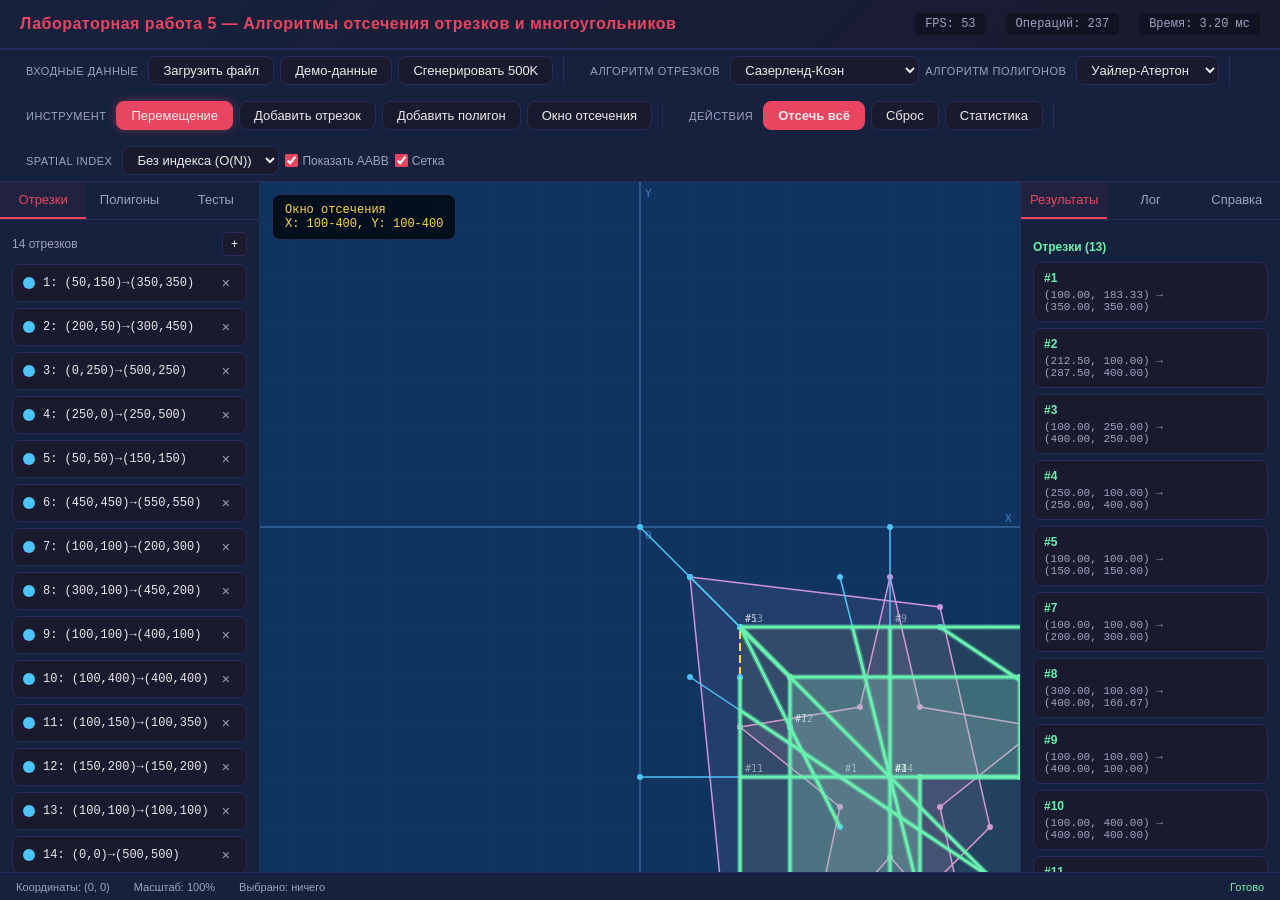
<file: lab5/clip-lab/clip-lab/index.html>
<!DOCTYPE html>
<html lang="zh-CN">
<head>
    <meta charset="UTF-8">
    <meta name="viewport" content="width=device-width, initial-scale=1.0">
    <title>Лабораторная работа 5 — Алгоритмы отсечения</title>
    <link rel="stylesheet" href="css/style.css">
</head>
<body>
    <div id="app">
        <!-- 顶部标题栏 -->
        <header id="header">
            <h1>Лабораторная работа 5 — Алгоритмы отсечения отрезков и многоугольников</h1>
            <div id="stats-bar">
                <span id="fps-counter">FPS: 60</span>
                <span id="op-counter">Операций: 0</span>
                <span id="time-counter">Время: 0 мс</span>
            </div>
        </header>

        <!-- 工具栏 -->
        <div id="toolbar">
            <!-- 左侧：文件加载和算法选择 -->
            <div class="tool-group">
                <label class="tool-label">Входные данные</label>
                <button id="btn-load-file" class="btn">Загрузить файл</button>
                <input type="file" id="file-input" accept=".txt,.dat" style="display:none">
                <button id="btn-load-demo" class="btn">Демо-данные</button>
                <button id="btn-generate-big" class="btn">Сгенерировать 500K</button>
            </div>

            <div class="tool-group">
                <label class="tool-label">Алгоритм отрезков</label>
                <select id="algo-lines" class="select-input">
                    <option value="cohen">Сазерленд-Коэн</option>
                    <option value="liang">Лианг-Барски</option>
                    <option value="midpoint">Алгоритм средней точки</option>
                    <option value="cyrus">Сайрус-Бек</option>
                </select>
                <label class="tool-label">Алгоритм полигонов</label>
                <select id="algo-poly" class="select-input">
                    <option value="weiler">Уайлер-Атертон</option>
                    <option value="greiner">Грейнер-Хорман</option>
                </select>
            </div>

            <div class="tool-group">
                <label class="tool-label">Инструмент</label>
                <button id="tool-pan" class="btn tool-btn active" data-tool="pan">Перемещение</button>
                <button id="tool-line" class="btn tool-btn" data-tool="line">Добавить отрезок</button>
                <button id="tool-poly" class="btn tool-btn" data-tool="poly">Добавить полигон</button>
                <button id="tool-window" class="btn tool-btn" data-tool="window">Окно отсечения</button>
            </div>

            <div class="tool-group">
                <label class="tool-label">Действия</label>
                <button id="btn-clip-all" class="btn btn-primary">Отсечь всё</button>
                <button id="btn-reset" class="btn">Сброс</button>
                <button id="btn-stats" class="btn">Статистика</button>
            </div>

            <!-- 右侧：性能选项 -->
            <div class="tool-group">
                <label class="tool-label">Spatial Index</label>
                <select id="spatial-index" class="select-input">
                    <option value="none">Без индекса (O(N))</option>
                    <option value="aabb">AABB пре-фильтр</option>
                    <option value="quadtree">Quadtree</option>
                </select>
                <label class="checkbox-label">
                    <input type="checkbox" id="show-aabb" checked> Показать AABB
                </label>
                <label class="checkbox-label">
                    <input type="checkbox" id="show-grid" checked> Сетка
                </label>
            </div>
        </div>

        <!-- 主工作区 -->
        <div id="workspace">
            <!-- 左侧面板：数据列表 -->
            <aside id="left-panel">
                <div class="panel-tabs">
                    <button class="panel-tab active" data-panel="lines">Отрезки</button>
                    <button class="panel-tab" data-panel="polygons">Полигоны</button>
                    <button class="panel-tab" data-panel="tests">Тесты</button>
                </div>
                <div class="panel-content" id="panel-lines">
                    <div class="panel-header">
                        <span id="lines-count">0 отрезков</span>
                        <button id="btn-add-line" class="btn-small">+</button>
                    </div>
                    <div id="lines-list" class="item-list"></div>
                </div>
                <div class="panel-content hidden" id="panel-polygons">
                    <div class="panel-header">
                        <span id="poly-count">0 полигонов</span>
                        <button id="btn-add-poly" class="btn-small">+</button>
                    </div>
                    <div id="poly-list" class="item-list"></div>
                </div>
                <div class="panel-content hidden" id="panel-tests">
                    <div class="test-section">
                        <h4>Тест-кейсы (вырожденные случаи)</h4>
                        <button class="btn-small full-width" data-test="boundary">Отрезки на границе</button>
                        <button class="btn-small full-width" data-test="zero">Нулевые отрезки (точки)</button>
                        <button class="btn-small full-width" data-test="vertex">Ребра через вершины</button>
                        <button class="btn-small full-width" data-test="inside">Полностью внутри/снаружи</button>
                    </div>
                    <div class="test-section">
                        <h4>Сравнение алгоритмов</h4>
                        <button id="btn-benchmark" class="btn-small full-width">Запустить бенчмарк</button>
                    </div>
                </div>
            </aside>

            <!-- 中央画布 -->
            <main id="canvas-container">
                <canvas id="main-canvas"></canvas>
                <!-- 窗口信息浮层 -->
                <div id="window-info" class="overlay-info">
                    <div>Окно отсечения</div>
                    <div id="window-coords">X: 0-100, Y: 0-100</div>
                </div>
            </main>

            <!-- 右侧面板：结果和日志 -->
            <aside id="right-panel">
                <div class="panel-tabs">
                    <button class="panel-tab active" data-panel="results">Результаты</button>
                    <button class="panel-tab" data-panel="log">Лог</button>
                    <button class="panel-tab" data-panel="docs">Справка</button>
                </div>
                <div class="panel-content" id="panel-results">
                    <div id="results-content">
                        <p class="hint">Выполните отсечение для просмотра результатов</p>
                    </div>
                </div>
                <div class="panel-content hidden" id="panel-log">
                    <div id="log-content"></div>
                </div>
                <div class="panel-content hidden" id="panel-docs">
                    <div class="docs-content">
                        <h3>Сазерленд-Коэн</h3>
                        <p>Каждому концу отрезка присваивается 4-битный код, определяющий его положение относительно окна. Отрезки с кодом 0000 — видимы, с совпадающими ненулевыми битами — невидимы.</p>
                        <h3>Лианг-Барски</h3>
                        <p>Параметрический алгоритм. Вычисляет параметры t<sub>вх</sub> и t<sub>вых</sub> для нахождения видимой части отрезка. Требует меньше вычислений.</p>
                        <h3>Уайлер-Атертон</h3>
                        <p>Алгоритм отсечения произвольных (в т.ч. вогнутых) полигонов. Строит список рёбер обоих полигонов с отмеченными точками пересечения, затем обходит их.</p>
                        <h3>Грейнер-Хорман</h3>
                        <p>Улучшенный алгоритм отсечения выпуклых полигонов. Использует двусвязные списки рёбер (входящие/исходящие).</p>
                    </div>
                </div>
            </aside>
        </div>

        <!-- 底部状态栏 -->
        <footer id="statusbar">
            <span id="status-coords">Координаты: (0, 0)</span>
            <span id="status-zoom">Масштаб: 100%</span>
            <span id="status-selection">Выбрано: ничего</span>
            <span id="status-message">Готово</span>
        </footer>

        <!-- 模态窗口：统计报告 -->
        <div id="stats-modal" class="modal hidden">
            <div class="modal-content">
                <span class="modal-close" data-close="stats-modal">&times;</span>
                <h2>Аналитический отчёт</h2>
                <div id="stats-body"></div>
            </div>
        </div>

        <!-- 模态窗口：手动添加线段 -->
        <div id="line-modal" class="modal hidden">
            <div class="modal-content">
                <span class="modal-close" data-close="line-modal">&times;</span>
                <h2>Добавить отрезок</h2>
                <div class="form-row">
                    <label>X1: <input type="number" id="line-x1" value="0"></label>
                    <label>Y1: <input type="number" id="line-y1" value="0"></label>
                </div>
                <div class="form-row">
                    <label>X2: <input type="number" id="line-x2" value="100"></label>
                    <label>Y2: <input type="number" id="line-y2" value="100"></label>
                </div>
                <button id="line-modal-add" class="btn btn-primary">Добавить</button>
            </div>
        </div>

        <!-- 模态窗口：手动添加多边形 -->
        <div id="poly-modal" class="modal hidden">
            <div class="modal-content">
                <span class="modal-close" data-close="poly-modal">&times;</span>
                <h2>Добавить полигон</h2>
                <p class="hint">Введите координаты вершин через точку с запятой (x,y):</p>
                <textarea id="poly-vertices" rows="6" placeholder="0,0; 100,0; 100,100; 0,100"></textarea>
                <button id="poly-modal-add" class="btn btn-primary">Добавить</button>
            </div>
        </div>
    </div>

    <!-- 脚本 -->
    <script src="js/geometry.js"></script>
    <script src="js/algorithms.js"></script>
    <script src="js/spatial.js"></script>
    <script src="js/app.js"></script>
</body>
</html>
</file>
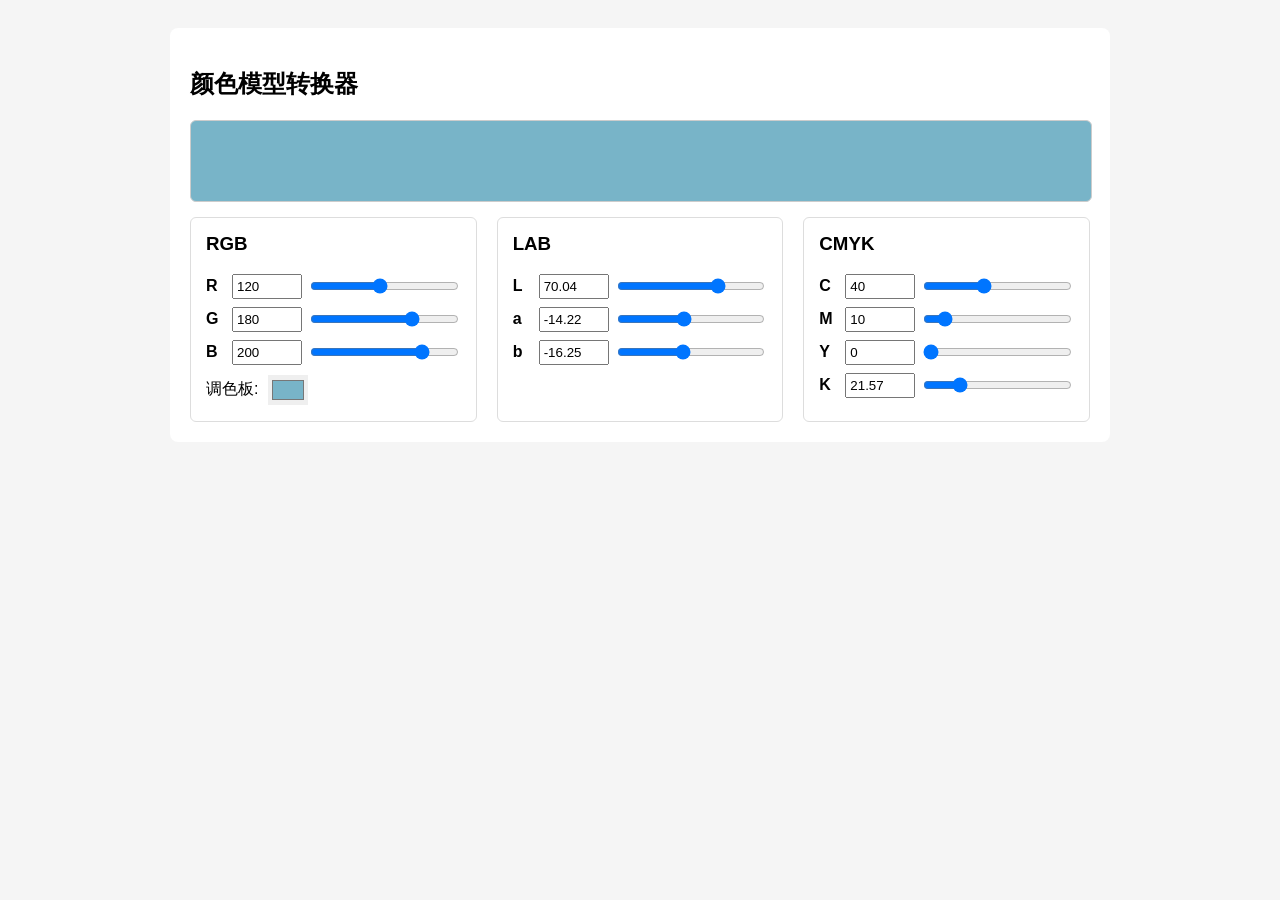
<file: lab1/index lab1.html>
<!DOCTYPE html>
<html lang="zh-CN">
<head>
<meta charset="UTF-8">
<title>颜色模型转换器</title>

<style>
  body {
    font-family: sans-serif;
    background: #f5f5f5;
    padding: 20px;
  }

  .container {
    max-width: 900px;
    margin: auto;
    background: #fff;
    padding: 20px;
    border-radius: 8px;
  }

  .preview {
    width: 100%;
    height: 80px;
    border: 1px solid #ccc;
    border-radius: 6px;
    margin-bottom: 15px;
  }

  .grid {
    display: flex;
    gap: 20px;
    flex-wrap: wrap;
  }

  .panel {
    flex: 1;
    min-width: 220px;
    border: 1px solid #ddd;
    padding: 15px;
    border-radius: 6px;
  }

  .panel h3 {
    margin-top: 0;
  }

  .row {
    display: flex;
    align-items: center;
    gap: 6px;
    margin: 8px 0;
  }

  .row label {
    width: 20px;
    font-weight: 600;
  }

  .row input[type=text] {
    width: 70px;
    padding: 3px;
    box-sizing: border-box;
  }

  .row input[type=range] {
    flex: 1;
  }

  .picker-row {
    display: flex;
    align-items: center;
    gap: 10px;
    margin-top: 10px;
  }

  .picker-row input[type=color] {
    width: 40px;
    height: 30px;
    border: none;
    cursor: pointer;
  }
</style>
</head>

<body>

<div class="container">

  <h2>颜色模型转换器</h2>

  <div class="preview" id="preview"></div>

  <div class="grid">

    <!-- RGB -->
    <div class="panel">
      <h3>RGB</h3>

      <div class="row">
        <label>R</label>
        <input type="text" id="rgb-r-i" value="120">
        <input type="range"
               id="rgb-r-s"
               min="0"
               max="255"
               step="1"
               value="120">
      </div>

      <div class="row">
        <label>G</label>
        <input type="text" id="rgb-g-i" value="180">
        <input type="range"
               id="rgb-g-s"
               min="0"
               max="255"
               step="1"
               value="180">
      </div>

      <div class="row">
        <label>B</label>
        <input type="text" id="rgb-b-i" value="200">
        <input type="range"
               id="rgb-b-s"
               min="0"
               max="255"
               step="1"
               value="200">
      </div>

      <div class="picker-row">
        <span>调色板:</span>
        <input type="color" id="rgb-picker" value="#78b4c8">
      </div>
    </div>


    <!-- LAB -->
    <div class="panel">
      <h3>LAB</h3>

      <div class="row">
        <label>L</label>
        <input type="text" id="lab-l-i" value="50">
        <input type="range"
               id="lab-l-s"
               min="0"
               max="100"
               step="0.1"
               value="50">
      </div>

      <div class="row">
        <label>a</label>
        <input type="text" id="lab-a-i" value="0">
        <input type="range"
               id="lab-a-s"
               min="-128"
               max="127"
               step="0.1"
               value="0">
      </div>

      <div class="row">
        <label>b</label>
        <input type="text" id="lab-b-i" value="0">
        <input type="range"
               id="lab-b-s"
               min="-128"
               max="127"
               step="0.1"
               value="0">
      </div>
    </div>


    <!-- CMYK -->
    <div class="panel">
      <h3>CMYK</h3>

      <div class="row">
        <label>C</label>
        <input type="text" id="cmyk-c-i" value="0">
        <input type="range"
               id="cmyk-c-s"
               min="0"
               max="100"
               step="0.1"
               value="0">
      </div>

      <div class="row">
        <label>M</label>
        <input type="text" id="cmyk-m-i" value="0">
        <input type="range"
               id="cmyk-m-s"
               min="0"
               max="100"
               step="0.1"
               value="0">
      </div>

      <div class="row">
        <label>Y</label>
        <input type="text" id="cmyk-y-i" value="0">
        <input type="range"
               id="cmyk-y-s"
               min="0"
               max="100"
               step="0.1"
               value="0">
      </div>

      <div class="row">
        <label>K</label>
        <input type="text" id="cmyk-k-i" value="0">
        <input type="range"
               id="cmyk-k-s"
               min="0"
               max="100"
               step="0.1"
               value="0">
      </div>
    </div>

  </div>
</div>


<script>

// ======================================================
// 颜色转换数学
// ======================================================

function clamp(v, mn, mx) {
  return Math.max(mn, Math.min(mx, v));
}


function round(v, d) {
  return Math.round(v * Math.pow(10, d)) / Math.pow(10, d);
}


// ======================================================
// RGB → XYZ
// ======================================================

function rgbToXyz(r, g, b) {

  let R = r / 255;
  let G = g / 255;
  let B = b / 255;

  const toLinear = c =>
    c <= 0.04045
      ? c / 12.92
      : Math.pow((c + 0.055) / 1.055, 2.4);

  R = toLinear(R);
  G = toLinear(G);
  B = toLinear(B);

  return [
    (R * 0.4124564 +
     G * 0.3575761 +
     B * 0.1804375) * 100,

    (R * 0.2126729 +
     G * 0.7151522 +
     B * 0.0721750) * 100,

    (R * 0.0193339 +
     G * 0.1191920 +
     B * 0.9503041) * 100
  ];
}


// ======================================================
// XYZ → RGB
// ======================================================

function xyzToRgb(x, y, z) {

  let X = x / 100;
  let Y = y / 100;
  let Z = z / 100;

  let R =
    X * 3.2404542 +
    Y * (-1.5371385) +
    Z * (-0.4985314);

  let G =
    X * (-0.9692660) +
    Y * 1.8760108 +
    Z * 0.0415560;

  let B =
    X * 0.0556434 +
    Y * (-0.2040259) +
    Z * 1.0572252;

  const toSrgb = c =>
    c <= 0.0031308
      ? 12.92 * c
      : 1.055 * Math.pow(c, 1 / 2.4) - 0.055;

  return [
    toSrgb(R) * 255,
    toSrgb(G) * 255,
    toSrgb(B) * 255
  ];
}


// ======================================================
// XYZ → LAB
// ======================================================

function xyzToLab(x, y, z) {

  const refX = 95.047;
  const refY = 100;
  const refZ = 108.883;

  const f = t =>
    t > 0.008856
      ? Math.cbrt(t)
      : (7.787 * t + 16 / 116);

  const fx = f(x / refX);
  const fy = f(y / refY);
  const fz = f(z / refZ);

  return [
    116 * fy - 16,
    500 * (fx - fy),
    200 * (fy - fz)
  ];
}


// ======================================================
// LAB → XYZ
// ======================================================

function labToXyz(L, a, b) {

  const refX = 95.047;
  const refY = 100;
  const refZ = 108.883;

  let fy = (L + 16) / 116;
  let fx = a / 500 + fy;
  let fz = fy - b / 200;

  const inv = v =>
    v > 0.206893
      ? v * v * v
      : (v - 16 / 116) / 7.787;

  return [
    inv(fx) * refX,
    inv(fy) * refY,
    inv(fz) * refZ
  ];
}


// ======================================================
// RGB ↔ LAB
// ======================================================

function rgbToLab(r, g, b) {
  return xyzToLab(...rgbToXyz(r, g, b));
}


function labToRgb(L, a, b) {
  return xyzToRgb(...labToXyz(L, a, b));
}


// ======================================================
// RGB → CMYK
// ======================================================

function rgbToCmyk(r, g, b) {

  let R = r / 255;
  let G = g / 255;
  let B = b / 255;

  const K = 1 - Math.max(R, G, B);

  if (K >= 1) {
    return [0, 0, 0, 100];
  }

  return [
    (1 - R - K) / (1 - K) * 100,
    (1 - G - K) / (1 - K) * 100,
    (1 - B - K) / (1 - K) * 100,
    K * 100
  ];
}


// ======================================================
// CMYK → RGB
// ======================================================

function cmykToRgb(c, m, y, k) {

  return [
    255 * (1 - c / 100) * (1 - k / 100),
    255 * (1 - m / 100) * (1 - k / 100),
    255 * (1 - y / 100) * (1 - k / 100)
  ];
}


// ======================================================
// 任意输入映射
// ======================================================

function mapToRange(str, min, max) {

  str = str.trim();

  // 空输入
  if (str === '') {
    return min;
  }

  const num = parseFloat(str);

  // 数字输入
  if (!isNaN(num) && isFinite(num)) {

    // 改成限制范围，而不是原来的循环取模
    return clamp(num, min, max);
  }

  // 非数字字符串 → 哈希映射
  let h = 5381;

  for (let i = 0; i < str.length; i++) {
    h = ((h * 33) ^ str.charCodeAt(i)) >>> 0;
  }

  return min + (h % (max - min + 1));
}


// ======================================================
// DOM 引用
// ======================================================

const els = {

  rgb: {
    i: ['r', 'g', 'b'].map(
      k => document.getElementById('rgb-' + k + '-i')
    ),

    s: ['r', 'g', 'b'].map(
      k => document.getElementById('rgb-' + k + '-s')
    )
  },

  lab: {
    i: ['l', 'a', 'b'].map(
      k => document.getElementById('lab-' + k + '-i')
    ),

    s: ['l', 'a', 'b'].map(
      k => document.getElementById('lab-' + k + '-s')
    )
  },

  cmyk: {
    i: ['c', 'm', 'y', 'k'].map(
      k => document.getElementById('cmyk-' + k + '-i')
    ),

    s: ['c', 'm', 'y', 'k'].map(
      k => document.getElementById('cmyk-' + k + '-s')
    )
  },

  picker: document.getElementById('rgb-picker'),

  preview: document.getElementById('preview')
};


// ======================================================
// RGB → 更新所有面板
// ======================================================

function updateFromRgb(r, g, b, source) {

  // 限制 RGB
  r = clamp(r, 0, 255);
  g = clamp(g, 0, 255);
  b = clamp(b, 0, 255);


  // 转换
  const [L, a, b_] = rgbToLab(r, g, b);
  const [c, m, y, k] = rgbToCmyk(r, g, b);


  // ====================================================
  // RGB
  // ====================================================

  if (source !== 'rgb') {

    const vals = [
      Math.round(r),
      Math.round(g),
      Math.round(b)
    ];

    els.rgb.i.forEach((el, i) => {
      el.value = vals[i];
    });
  }

  // RGB 滑块始终同步
  els.rgb.s.forEach((el, i) => {

    el.value = [
      Math.round(r),
      Math.round(g),
      Math.round(b)
    ][i];

  });


  // ====================================================
  // 调色板
  // ====================================================

  els.picker.value =
    '#' +
    [Math.round(r), Math.round(g), Math.round(b)]
      .map(v =>
        clamp(Math.round(v), 0, 255)
          .toString(16)
          .padStart(2, '0')
      )
      .join('');


  // ====================================================
  // LAB
  // ====================================================

  if (source === 'lab') {

    // 用户正在修改 LAB
    // 保留输入框中的值
    // 但是让滑块跟着输入框同步

    const labValues = [
      mapToRange(els.lab.i[0].value, 0, 100),
      mapToRange(els.lab.i[1].value, -128, 127),
      mapToRange(els.lab.i[2].value, -128, 127)
    ];

    els.lab.s.forEach((el, i) => {
      el.value = labValues[i];
    });

  } else {

    // 其他模型发生变化
    // 重新计算 LAB

    const vals = [
      round(L, 2),
      round(a, 2),
      round(b_, 2)
    ];

    els.lab.i.forEach((el, i) => {
      el.value = vals[i];
    });

    els.lab.s.forEach((el, i) => {
      el.value = vals[i];
    });
  }


  // ====================================================
  // CMYK
  // ====================================================

  if (source === 'cmyk') {

    // 用户正在修改 CMYK
    // 保留输入框中的值
    // 但是让滑块跟着输入框同步

    const cmykValues = [
      mapToRange(els.cmyk.i[0].value, 0, 100),
      mapToRange(els.cmyk.i[1].value, 0, 100),
      mapToRange(els.cmyk.i[2].value, 0, 100),
      mapToRange(els.cmyk.i[3].value, 0, 100)
    ];

    els.cmyk.s.forEach((el, i) => {
      el.value = cmykValues[i];
    });

  } else {

    // 其他模型发生变化
    // 重新计算 CMYK

    const vals = [
      round(c, 2),
      round(m, 2),
      round(y, 2),
      round(k, 2)
    ];

    els.cmyk.i.forEach((el, i) => {
      el.value = vals[i];
    });

    els.cmyk.s.forEach((el, i) => {
      el.value = vals[i];
    });
  }


  // ====================================================
  // 颜色预览
  // ====================================================

  els.preview.style.background =
    `rgb(${Math.round(r)}, ${Math.round(g)}, ${Math.round(b)})`;
}


// ======================================================
// RGB 事件
// ======================================================

['r', 'g', 'b'].forEach((key, index) => {

  const input =
    document.getElementById('rgb-' + key + '-i');

  const slider =
    document.getElementById('rgb-' + key + '-s');


  // RGB 文本框
  input.addEventListener('input', () => {

    const values = [0, 1, 2].map(j =>
      mapToRange(
        els.rgb.i[j].value,
        0,
        255
      )
    );

    updateFromRgb(
      values[0],
      values[1],
      values[2],
      'rgb'
    );
  });


  // RGB 滑块
  slider.addEventListener('input', () => {

    input.value = slider.value;

    const values = [0, 1, 2].map(j =>
      Number(els.rgb.s[j].value)
    );

    updateFromRgb(
      values[0],
      values[1],
      values[2],
      'rgb'
    );
  });

});


// ======================================================
// LAB 事件
// ======================================================

['l', 'a', 'b'].forEach((key, index) => {

  const input =
    document.getElementById('lab-' + key + '-i');

  const slider =
    document.getElementById('lab-' + key + '-s');


  // LAB 文本框
  input.addEventListener('input', () => {

    const L =
      mapToRange(
        els.lab.i[0].value,
        0,
        100
      );

    const A =
      mapToRange(
        els.lab.i[1].value,
        -128,
        127
      );

    const B =
      mapToRange(
        els.lab.i[2].value,
        -128,
        127
      );


    const [r, g, b] =
      labToRgb(L, A, B);


    updateFromRgb(
      r,
      g,
      b,
      'lab'
    );
  });


  // LAB 滑块
  slider.addEventListener('input', () => {

    input.value = slider.value;


    const L =
      Number(els.lab.s[0].value);

    const A =
      Number(els.lab.s[1].value);

    const B =
      Number(els.lab.s[2].value);


    const [r, g, b] =
      labToRgb(L, A, B);


    updateFromRgb(
      r,
      g,
      b,
      'lab'
    );
  });

});


// ======================================================
// CMYK 事件
// ======================================================

['c', 'm', 'y', 'k'].forEach((key, index) => {

  const input =
    document.getElementById('cmyk-' + key + '-i');

  const slider =
    document.getElementById('cmyk-' + key + '-s');


  // CMYK 文本框
  input.addEventListener('input', () => {

    const values = [0, 1, 2, 3].map(j =>
      mapToRange(
        els.cmyk.i[j].value,
        0,
        100
      )
    );


    const [r, g, b] =
      cmykToRgb(
        values[0],
        values[1],
        values[2],
        values[3]
      );


    updateFromRgb(
      r,
      g,
      b,
      'cmyk'
    );
  });


  // CMYK 滑块
  slider.addEventListener('input', () => {

    input.value = slider.value;


    const c =
      Number(els.cmyk.s[0].value);

    const m =
      Number(els.cmyk.s[1].value);

    const y =
      Number(els.cmyk.s[2].value);

    const kk =
      Number(els.cmyk.s[3].value);


    const [r, g, b] =
      cmykToRgb(
        c,
        m,
        y,
        kk
      );


    updateFromRgb(
      r,
      g,
      b,
      'cmyk'
    );
  });

});


// ======================================================
// 调色板事件
// ======================================================

els.picker.addEventListener('input', () => {

  const hex = els.picker.value;

  const r =
    parseInt(
      hex.slice(1, 3),
      16
    );

  const g =
    parseInt(
      hex.slice(3, 5),
      16
    );

  const b =
    parseInt(
      hex.slice(5, 7),
      16
    );


  els.rgb.i[0].value = r;
  els.rgb.i[1].value = g;
  els.rgb.i[2].value = b;


  updateFromRgb(
    r,
    g,
    b,
    'rgb'
  );
});


// ======================================================
// 初始化
// ======================================================

updateFromRgb(
  120,
  180,
  200,
  'rgb'
);

</script>

</body>
</html>
</file>
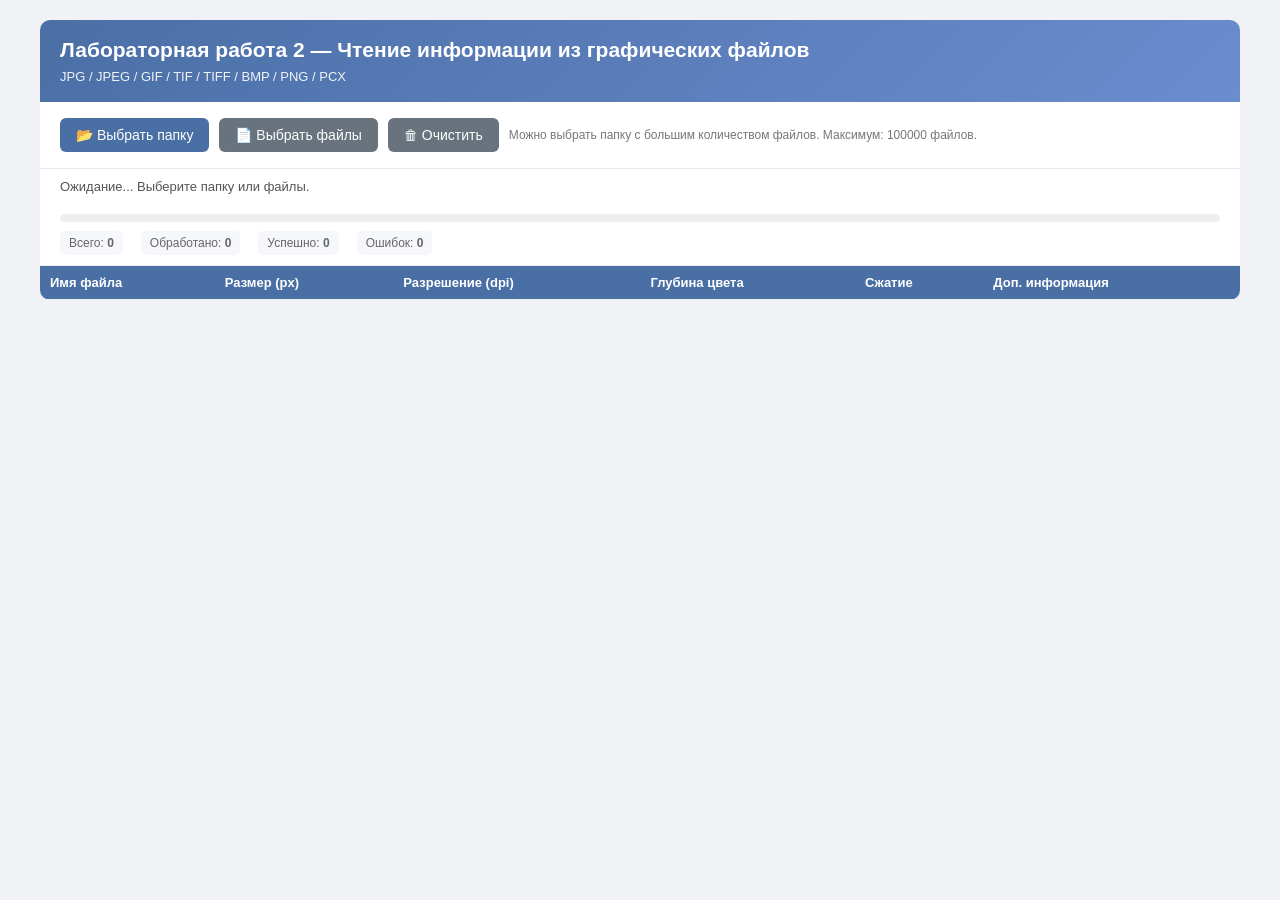
<file: lab2/image-info-reader  lab2.html>
<!DOCTYPE html>
<html lang="ru">
<head>
    <meta charset="UTF-8">
    <meta name="viewport" content="width=device-width, initial-scale=1.0">

    <title>Лабораторная работа 2 — Чтение графических файлов</title>

    <style>
        * {
            box-sizing: border-box;
            margin: 0;
            padding: 0;
        }

        body {
            font-family:
                "Microsoft YaHei",
                "微软雅黑",
                Arial,
                sans-serif;

            background: #f0f2f5;
            color: #333;
            padding: 20px;
        }

        .container {
            max-width: 1200px;
            margin: 0 auto;
        }

        .header {
            background: linear-gradient(135deg, #4a6fa5, #6b8ccf);
            color: white;
            padding: 18px 20px;
            border-radius: 10px 10px 0 0;
        }

        .header h1 {
            font-size: 21px;
            margin-bottom: 7px;
        }

        .header p {
            font-size: 13px;
            opacity: 0.92;
        }

        .toolbar {
            background: white;
            padding: 16px 20px;
            display: flex;
            align-items: center;
            gap: 10px;
            flex-wrap: wrap;
            border-bottom: 1px solid #e8e8e8;
        }

        button {
            padding: 9px 16px;
            border: none;
            border-radius: 6px;
            cursor: pointer;
            font-size: 14px;
            color: white;
            background: #4a6fa5;
            transition: 0.15s;
        }

        button:hover {
            background: #3a5a8a;
        }

        button.secondary {
            background: #68737d;
        }

        button.secondary:hover {
            background: #555f68;
        }

        .hint {
            font-size: 12px;
            color: #777;
        }

        input[type=file] {
            display: none;
        }

        .status-area {
            background: white;
            padding: 10px 20px;
            border-bottom: 1px solid #eee;
        }

        #status {
            font-size: 13px;
            color: #555;
            min-height: 20px;
            margin-bottom: 6px;
        }

        #progressBar {
            width: 100%;
            height: 8px;
            appearance: none;
            border: none;
            border-radius: 5px;
            overflow: hidden;
        }

        #progressBar::-webkit-progress-bar {
            background: #eeeeee;
        }

        #progressBar::-webkit-progress-value {
            background: #4a6fa5;
        }

        #progressBar::-moz-progress-bar {
            background: #4a6fa5;
        }

        .summary {
            display: flex;
            gap: 18px;
            flex-wrap: wrap;
            margin-top: 8px;
            font-size: 12px;
            color: #666;
        }

        .summary span {
            background: #f5f7fa;
            padding: 5px 9px;
            border-radius: 5px;
        }

        .table-wrap {
            background: white;
            max-height: 70vh;
            overflow: auto;
            border-radius: 0 0 10px 10px;
        }

        table {
            width: 100%;
            border-collapse: collapse;
            background: white;
            min-width: 900px;
        }

        th,
        td {
            padding: 9px 10px;
            text-align: left;
            border-bottom: 1px solid #eeeeee;
            font-size: 13px;
            vertical-align: top;
        }

        th {
            background: #4a6fa5;
            color: white;
            position: sticky;
            top: 0;
            z-index: 2;
            white-space: nowrap;
        }

        tbody tr:hover {
            background: #f5f8ff;
        }

        .file-name {
            font-weight: 600;
            color: #333;
            max-width: 320px;
            word-break: break-all;
        }

        .format-tag {
            display: inline-block;
            padding: 2px 7px;
            border-radius: 10px;
            background: #e8f0fe;
            color: #1a3c6e;
            font-size: 11px;
            margin-right: 6px;
        }

        .error {
            color: #c0392b;
        }

        .muted {
            color: #999;
        }

        .extra-info {
            line-height: 1.5;
            min-width: 180px;
            max-width: 360px;
            word-break: break-word;
        }

        @media (max-width: 700px) {
            body {
                padding: 8px;
            }

            .header h1 {
                font-size: 17px;
            }

            .toolbar {
                padding: 12px;
            }

            .status-area {
                padding: 10px 12px;
            }
        }
    </style>
</head>

<body>

<div class="container">

    <div class="header">
        <h1>Лабораторная работа 2 — Чтение информации из графических файлов</h1>
        <p>
            JPG / JPEG / GIF / TIF / TIFF / BMP / PNG / PCX
        </p>
    </div>

    <div class="toolbar">

        <!-- 选择文件夹 -->
        <button
            type="button"
            id="chooseFolderBtn">
            📂 Выбрать папку
        </button>

        <!-- 选择文件 -->
        <button
            type="button"
            class="secondary"
            id="chooseFilesBtn">
            📄 Выбрать файлы
        </button>

        <button
            type="button"
            class="secondary"
            id="clearBtn">
            🗑 Очистить
        </button>

        <!-- 文件夹 -->
        <input
            type="file"
            id="folderInput"
            multiple
            webkitdirectory
            directory
            accept=".jpg,.jpeg,.gif,.tif,.tiff,.bmp,.png,.pcx"
        >

        <!-- 文件 -->
        <input
            type="file"
            id="fileInput"
            multiple
            accept=".jpg,.jpeg,.gif,.tif,.tiff,.bmp,.png,.pcx"
        >

        <span class="hint">
            Можно выбрать папку с большим количеством файлов.
            Максимум: 100000 файлов.
        </span>

    </div>


    <div class="status-area">

        <div id="status">
            Ожидание... Выберите папку или файлы.
        </div>

        <progress
            id="progressBar"
            value="0"
            max="1">
        </progress>

        <div class="summary">
            <span>
                Всего: <strong id="totalCount">0</strong>
            </span>

            <span>
                Обработано: <strong id="doneCount">0</strong>
            </span>

            <span>
                Успешно: <strong id="successCount">0</strong>
            </span>

            <span>
                Ошибок: <strong id="errorCount">0</strong>
            </span>
        </div>

    </div>


    <div class="table-wrap">

        <table>

            <thead>

            <tr>
                <th>Имя файла</th>
                <th>Размер (px)</th>
                <th>Разрешение (dpi)</th>
                <th>Глубина цвета</th>
                <th>Сжатие</th>
                <th>Доп. информация</th>
            </tr>

            </thead>

            <tbody id="tbody"></tbody>

        </table>

    </div>

</div>


<script>

"use strict";

/* =========================================================
   Настройки
   ========================================================= */

const MAX_FILES = 100000;

/*
 * Для массовой обработки читаем только начало файла.
 * Обычно вся служебная информация графического файла
 * находится в начале.
 *
 * Если информации не хватает, программа попробует
 * прочитать весь файл.
 */
const INITIAL_READ_SIZE = 4 * 1024 * 1024;

/*
 * Количество файлов, обрабатываемых параллельно.
 *
 * Небольшое число позволяет не перегружать браузер.
 */
const CONCURRENCY = 8;


/* =========================================================
   DOM
   ========================================================= */

const folderInput = document.getElementById("folderInput");
const fileInput = document.getElementById("fileInput");

const chooseFolderBtn =
    document.getElementById("chooseFolderBtn");

const chooseFilesBtn =
    document.getElementById("chooseFilesBtn");

const clearBtn =
    document.getElementById("clearBtn");

const tbody =
    document.getElementById("tbody");

const statusEl =
    document.getElementById("status");

const progressBar =
    document.getElementById("progressBar");

const totalCount =
    document.getElementById("totalCount");

const doneCount =
    document.getElementById("doneCount");

const successCount =
    document.getElementById("successCount");

const errorCount =
    document.getElementById("errorCount");


/* =========================================================
   基础工具
   ========================================================= */

function clamp(value, min, max) {
    return Math.max(min, Math.min(max, value));
}


function round(value, digits = 2) {

    const factor =
        Math.pow(10, digits);

    return Math.round(value * factor) / factor;
}


function formatNumber(value, digits = 2) {

    if (
        value === null ||
        value === undefined ||
        !Number.isFinite(value)
    ) {
        return "—";
    }

    const rounded = round(value, digits);

    return String(rounded);
}


function formatDpi(resolution) {

    if (
        !resolution ||
        !Number.isFinite(resolution.x) ||
        !Number.isFinite(resolution.y)
    ) {
        return "Нет данных";
    }

    return (
        formatNumber(resolution.x) +
        " × " +
        formatNumber(resolution.y) +
        " dpi"
    );
}


function isFiniteNumber(value) {
    return Number.isFinite(value);
}


/* =========================================================
   Ошибка: недостаточно данных
   ========================================================= */

class NeedMoreDataError extends Error {

    constructor(message = "Недостаточно данных файла") {

        super(message);

        this.name = "NeedMoreDataError";
    }
}


/* =========================================================
   Проверка диапазона DataView
   ========================================================= */

function ensureRange(dv, offset, size) {

    if (
        offset < 0 ||
        size < 0 ||
        offset + size > dv.byteLength
    ) {
        throw new NeedMoreDataError();
    }
}


/* =========================================================
   安全读取
   ========================================================= */

function getU8(dv, offset) {

    ensureRange(dv, offset, 1);

    return dv.getUint8(offset);
}


function getI8(dv, offset) {

    ensureRange(dv, offset, 1);

    return dv.getInt8(offset);
}


function getU16(dv, offset, littleEndian = false) {

    ensureRange(dv, offset, 2);

    return dv.getUint16(offset, littleEndian);
}


function getI16(dv, offset, littleEndian = false) {

    ensureRange(dv, offset, 2);

    return dv.getInt16(offset, littleEndian);
}


function getU32(dv, offset, littleEndian = false) {

    ensureRange(dv, offset, 4);

    return dv.getUint32(offset, littleEndian);
}


function getI32(dv, offset, littleEndian = false) {

    ensureRange(dv, offset, 4);

    return dv.getInt32(offset, littleEndian);
}


function getU64(dv, offset, littleEndian = false) {

    ensureRange(dv, offset, 8);

    if (typeof dv.getBigUint64 === "function") {

        const value =
            dv.getBigUint64(offset, littleEndian);

        const numberValue =
            Number(value);

        if (!Number.isSafeInteger(numberValue)) {
            throw new Error("Слишком большое смещение файла");
        }

        return numberValue;
    }

    /*
     * Для старых браузеров
     */
    const low =
        getU32(
            dv,
            littleEndian ? offset : offset + 4,
            littleEndian
        );

    const high =
        getU32(
            dv,
            littleEndian ? offset + 4 : offset,
            littleEndian
        );

    return high * 4294967296 + low;
}


function readASCII(dv, offset, length) {

    ensureRange(dv, offset, length);

    let result = "";

    for (let i = 0; i < length; i++) {

        result += String.fromCharCode(
            dv.getUint8(offset + i)
        );
    }

    return result;
}


/* =========================================================
   Формат по расширению
   ========================================================= */

function extensionFormat(fileName) {

    const parts =
        fileName.toLowerCase().split(".");

    if (parts.length < 2) {
        return null;
    }

    const ext =
        parts[parts.length - 1];

    switch (ext) {

        case "jpg":
        case "jpeg":
            return "JPEG";

        case "gif":
            return "GIF";

        case "tif":
        case "tiff":
            return "TIFF";

        case "bmp":
            return "BMP";

        case "png":
            return "PNG";

        case "pcx":
            return "PCX";

        default:
            return null;
    }
}


/* =========================================================
   Magic Number 自动识别格式
   ========================================================= */

function detectFormat(fileName, buffer) {

    const dv = new DataView(buffer);

    /*
     * JPEG
     */
    if (
        dv.byteLength >= 2 &&
        getU8(dv, 0) === 0xFF &&
        getU8(dv, 1) === 0xD8
    ) {
        return "JPEG";
    }

    /*
     * PNG
     */
    if (
        dv.byteLength >= 8 &&
        getU8(dv, 0) === 0x89 &&
        getU8(dv, 1) === 0x50 &&
        getU8(dv, 2) === 0x4E &&
        getU8(dv, 3) === 0x47 &&
        getU8(dv, 4) === 0x0D &&
        getU8(dv, 5) === 0x0A &&
        getU8(dv, 6) === 0x1A &&
        getU8(dv, 7) === 0x0A
    ) {
        return "PNG";
    }

    /*
     * GIF
     */
    if (
        dv.byteLength >= 6
    ) {

        const signature =
            readASCII(dv, 0, 6);

        if (
            signature === "GIF87a" ||
            signature === "GIF89a"
        ) {
            return "GIF";
        }
    }

    /*
     * BMP
     */
    if (
        dv.byteLength >= 2 &&
        getU8(dv, 0) === 0x42 &&
        getU8(dv, 1) === 0x4D
    ) {
        return "BMP";
    }

    /*
     * TIFF
     */
    if (
        dv.byteLength >= 4
    ) {

        const a = getU8(dv, 0);
        const b = getU8(dv, 1);
        const c = getU8(dv, 2);
        const d = getU8(dv, 3);

        const classicLittle =
            a === 0x49 &&
            b === 0x49 &&
            c === 0x2A &&
            d === 0x00;

        const classicBig =
            a === 0x4D &&
            b === 0x4D &&
            c === 0x00 &&
            d === 0x2A;

        const bigTiffLittle =
            a === 0x49 &&
            b === 0x49 &&
            c === 0x2B &&
            d === 0x00;

        const bigTiffBig =
            a === 0x4D &&
            b === 0x4D &&
            c === 0x00 &&
            d === 0x2B;

        if (
            classicLittle ||
            classicBig ||
            bigTiffLittle ||
            bigTiffBig
        ) {
            return "TIFF";
        }
    }

    /*
     * PCX
     */
    if (
        dv.byteLength >= 2 &&
        getU8(dv, 0) === 0x0A
    ) {

        const version =
            getU8(dv, 1);

        const encoding =
            dv.byteLength >= 3
                ? getU8(dv, 2)
                : 0;

        if (
            version >= 0 &&
            version <= 5 &&
            encoding === 1
        ) {
            return "PCX";
        }
    }

    /*
     * Если Magic Number не определился,
     * используем расширение как запасной вариант.
     */
    return extensionFormat(fileName);
}


/* =========================================================
   BMP
   ========================================================= */

function parseBMP(buffer) {

    const dv = new DataView(buffer);

    ensureRange(dv, 0, 54);

    if (
        getU8(dv, 0) !== 0x42 ||
        getU8(dv, 1) !== 0x4D
    ) {
        throw new Error("Неверный BMP файл");
    }

    const dibSize =
        getU32(dv, 14, true);

    let width;
    let height;
    let depth;
    let compressionCode = 0;

    let resolution = null;

    let extra = [];


    /*
     * Старый BITMAPCOREHEADER
     */
    if (dibSize === 12) {

        ensureRange(dv, 0, 26);

        width =
            getU16(dv, 18, true);

        height =
            getU16(dv, 20, true);

        depth =
            getU16(dv, 24, true);

        extra.push("Заголовок: BITMAPCOREHEADER");

    } else {

        ensureRange(dv, 0, 54);

        width =
            getI32(dv, 18, true);

        height =
            getI32(dv, 22, true);

        depth =
            getU16(dv, 28, true);

        compressionCode =
            getU32(dv, 30, true);

        /*
         * В BMP отрицательная высота означает
         * top-down bitmap.
         */
        const topDown =
            height < 0;

        height =
            Math.abs(height);

        if (topDown) {
            extra.push("Ориентация: top-down");
        } else {
            extra.push("Ориентация: bottom-up");
        }


        /*
         * Разрешение BMP:
         * pixels per meter → dpi
         */
        const xppm =
            getI32(dv, 38, true);

        const yppm =
            getI32(dv, 42, true);

        if (
            xppm > 0 &&
            yppm > 0
        ) {

            resolution = {
                x: xppm * 0.0254,
                y: yppm * 0.0254
            };
        }

        extra.push(
            "Размер DIB-заголовка: " +
            dibSize +
            " байт"
        );
    }


    const compressionMap = {

        0: "BMP (без сжатия / BI_RGB)",
        1: "BMP (RLE-8)",
        2: "BMP (RLE-4)",
        3: "BMP (Bitfields)",
        4: "BMP (JPEG)",
        5: "BMP (PNG)",
        6: "BMP (Alpha Bitfields)",
        11: "BMP (CMYK RLE-8)",
        12: "BMP (CMYK RLE-4)"
    };


    const compression =
        compressionMap[compressionCode] ||
        ("BMP (код сжатия " +
         compressionCode +
         ")");


    return {

        format: "BMP",

        width,
        height,

        resolution,

        depth:
            depth +
            " bit/pixel",

        compression,

        extra:
            extra.join("; ")
    };
}


/* =========================================================
   GIF
   ========================================================= */

function parseGIF(buffer) {

    const dv = new DataView(buffer);

    ensureRange(dv, 0, 13);

    const signature =
        readASCII(dv, 0, 6);

    if (
        signature !== "GIF87a" &&
        signature !== "GIF89a"
    ) {
        throw new Error("Неверный GIF файл");
    }

    const width =
        getU16(dv, 6, true);

    const height =
        getU16(dv, 8, true);

    const packed =
        getU8(dv, 10);

    const backgroundColor =
        getU8(dv, 11);

    const pixelAspect =
        getU8(dv, 12);


    const hasGlobalPalette =
        (packed & 0x80) !== 0;

    const colorResolution =
        ((packed >> 4) & 0x07) + 1;

    const sortFlag =
        (packed & 0x08) !== 0;

    const paletteBits =
        (packed & 0x07) + 1;

    let paletteColors = null;

    let depthText =
        "Нет глобальной палитры";


    if (hasGlobalPalette) {

        paletteColors =
            Math.pow(2, paletteBits);

        depthText =
            paletteBits +
            " bit/pixel (палитра " +
            paletteColors +
            " цветов)";
    }


    const extra = [];

    extra.push(
        "Версия: " +
        signature.substring(3)
    );

    extra.push(
        "Color Resolution: " +
        colorResolution +
        " bit/channel"
    );

    extra.push(
        "Фоновый цвет: " +
        backgroundColor
    );

    if (sortFlag) {
        extra.push(
            "Порядок палитры: отсортирован"
        );
    }


    /*
     * GIF не имеет стандартного универсального
     * поля DPI, поэтому не придумываем 72 dpi.
     */
    if (pixelAspect !== 0) {
        extra.push(
            "Pixel Aspect Ratio byte: " +
            pixelAspect
        );
    }


    return {

        format: "GIF",

        width,
        height,

        resolution: null,

        depth:
            depthText,

        compression:
            "GIF (LZW)",

        extra:
            extra.join("; ")
    };
}


/* =========================================================
   PNG
   ========================================================= */

function parsePNG(buffer) {

    const dv = new DataView(buffer);

    ensureRange(dv, 0, 33);


    const pngSignature = [
        0x89, 0x50, 0x4E, 0x47,
        0x0D, 0x0A, 0x1A, 0x0A
    ];


    for (let i = 0; i < 8; i++) {

        if (
            getU8(dv, i) !==
            pngSignature[i]
        ) {
            throw new Error("Неверный PNG файл");
        }
    }


    const ihdrLength =
        getU32(dv, 8, false);

    const ihdrType =
        readASCII(dv, 12, 4);


    if (
        ihdrType !== "IHDR" ||
        ihdrLength !== 13
    ) {
        throw new Error(
            "Некорректный PNG IHDR"
        );
    }


    const width =
        getU32(dv, 16, false);

    const height =
        getU32(dv, 20, false);

    const bitDepth =
        getU8(dv, 24);

    const colorType =
        getU8(dv, 25);

    const compressionMethod =
        getU8(dv, 26);

    const filterMethod =
        getU8(dv, 27);

    const interlaceMethod =
        getU8(dv, 28);


    const colorTypeNames = {

        0: "Grayscale",

        2: "RGB",

        3: "Indexed color",

        4: "Grayscale + Alpha",

        6: "RGBA"
    };


    const channelCount = {

        0: 1,

        2: 3,

        3: 1,

        4: 2,

        6: 4
    };


    const colorTypeName =
        colorTypeNames[colorType] ||
        "Unknown";


    const channels =
        channelCount[colorType] ||
        0;


    let effectiveDepth;

    if (channels > 0) {

        effectiveDepth =
            bitDepth * channels;

    } else {

        effectiveDepth =
            null;
    }


    /*
     * Ищем:
     * PLTE
     * pHYs
     * IDAT
     * IEND
     */
    let paletteColors = null;

    let resolution = null;

    let idatCount = 0;

    let pos = 8;


    while (pos + 8 <= dv.byteLength) {

        const length =
            getU32(dv, pos, false);

        const type =
            readASCII(dv, pos + 4, 4);

        const dataPos =
            pos + 8;

        const nextPos =
            dataPos + length + 4;

        if (nextPos > dv.byteLength) {
            throw new NeedMoreDataError();
        }


        /*
         * PLTE
         */
        if (type === "PLTE") {

            if (length % 3 === 0) {

                paletteColors =
                    length / 3;
            }
        }


        /*
         * pHYs:
         *
         * pixels per unit X (4)
         * pixels per unit Y (4)
         * unit 1 = meter
         */
        if (
            type === "pHYs" &&
            length >= 9
        ) {

            const xppu =
                getU32(
                    dv,
                    dataPos,
                    false
                );

            const yppu =
                getU32(
                    dv,
                    dataPos + 4,
                    false
                );

            const unit =
                getU8(
                    dv,
                    dataPos + 8
                );


            if (
                unit === 1 &&
                xppu > 0 &&
                yppu > 0
            ) {

                resolution = {

                    x:
                        xppu * 0.0254,

                    y:
                        yppu * 0.0254
                };
            }
        }


        if (type === "IDAT") {
            idatCount++;
        }


        pos = nextPos;


        if (type === "IEND") {
            break;
        }
    }


    const extra = [];

    extra.push(
        "Color type: " +
        colorTypeName
    );

    extra.push(
        "Bit depth/channel: " +
        bitDepth
    );

    if (paletteColors !== null) {

        extra.push(
            "PLTE: " +
            paletteColors +
            " цветов"
        );
    }

    extra.push(
        "Compression method: " +
        compressionMethod
    );

    extra.push(
        "Filter method: " +
        filterMethod
    );

    extra.push(
        "Interlace: " +
        (
            interlaceMethod === 0
                ? "нет"
                : "Adam7"
        )
    );

    extra.push(
        "IDAT chunks: " +
        idatCount
    );


    return {

        format: "PNG",

        width,
        height,

        resolution,

        depth:
            effectiveDepth !== null
                ? effectiveDepth +
                  " bit/pixel"
                : (
                    bitDepth +
                    " bit/channel"
                ),

        compression:
            "PNG (Deflate, без потерь)",

        extra:
            extra.join("; ")
    };
}


/* =========================================================
   PCX
   ========================================================= */

function parsePCX(buffer) {

    const dv = new DataView(buffer);

    ensureRange(dv, 0, 128);


    const manufacturer =
        getU8(dv, 0);

    const version =
        getU8(dv, 1);

    const encoding =
        getU8(dv, 2);

    const bitsPerPixel =
        getU8(dv, 3);


    if (manufacturer !== 0x0A) {
        throw new Error("Неверный PCX файл");
    }


    const minX =
        getU16(dv, 4, true);

    const minY =
        getU16(dv, 6, true);

    const maxX =
        getU16(dv, 8, true);

    const maxY =
        getU16(dv, 10, true);


    const width =
        maxX - minX + 1;

    const height =
        maxY - minY + 1;


    const horizontalDpi =
        getU16(dv, 12, true);

    const verticalDpi =
        getU16(dv, 14, true);


    const colorPlanes =
        getU8(dv, 65);

    const bytesPerLine =
        getU16(dv, 66, true);

    const paletteInfo =
        getU16(dv, 68, true);


    let resolution = null;

    if (
        horizontalDpi > 0 &&
        verticalDpi > 0
    ) {

        resolution = {

            x: horizontalDpi,

            y: verticalDpi
        };
    }


    const totalDepth =
        bitsPerPixel * colorPlanes;


    const extra = [];

    extra.push(
        "Версия PCX: " +
        version
    );

    extra.push(
        "Кодирование: " +
        (
            encoding === 1
                ? "RLE"
                : "неизвестно"
        )
    );

    extra.push(
        "Плоскостей: " +
        colorPlanes
    );

    extra.push(
        "BytesPerLine: " +
        bytesPerLine
    );

    extra.push(
        "PaletteInfo: " +
        paletteInfo
    );


    return {

        format: "PCX",

        width,
        height,

        resolution,

        depth:
            totalDepth +
            " bit/pixel",

        compression:
            "PCX (RLE)",

        extra:
            extra.join("; ")
    };
}


/* =========================================================
   TIFF
   ========================================================= */

/*
 * TIFF data types
 *
 * 1 BYTE
 * 2 ASCII
 * 3 SHORT
 * 4 LONG
 * 5 RATIONAL
 * 6 SBYTE
 * 7 UNDEFINED
 * 8 SSHORT
 * 9 SLONG
 * 10 SRATIONAL
 * 11 FLOAT
 * 12 DOUBLE
 */

const TIFF_TYPE_SIZE = {

    1: 1,
    2: 1,
    3: 2,
    4: 4,
    5: 8,
    6: 1,
    7: 1,
    8: 2,
    9: 4,
    10: 8,
    11: 4,
    12: 8
};


function readTiffValues(
    dv,
    entryPos,
    type,
    count,
    littleEndian,
    isBigTiff
) {

    if (!TIFF_TYPE_SIZE[type]) {
        throw new Error(
            "Неподдерживаемый TIFF type: " +
            type
        );
    }


    const typeSize =
        TIFF_TYPE_SIZE[type];

    const totalBytes =
        typeSize * count;


    const inlineBytes =
        isBigTiff
            ? 8
            : 4;


    const valueFieldPos =
        entryPos +
        (
            isBigTiff
                ? 12
                : 8
        );


    let dataPos;


    if (totalBytes <= inlineBytes) {

        dataPos =
            valueFieldPos;

    } else {

        const offset =
            isBigTiff
                ? getU64(
                    dv,
                    valueFieldPos,
                    littleEndian
                )
                : getU32(
                    dv,
                    valueFieldPos,
                    littleEndian
                );


        /*
         * Смещение TIFF относительно начала TIFF-области
         */
        dataPos =
            offset;
    }


    /*
     * Вызвавшая функция позже прибавляет base.
     * Здесь временно возвращаем смещение.
     */
    const values = [];


    for (
        let i = 0;
        i < count;
        i++
    ) {

        const p =
            dataPos + i * typeSize;


        switch (type) {

            case 1:
                values.push(
                    getU8(dv, p)
                );
                break;


            case 2:

                values.push(
                    getU8(dv, p)
                );
                break;


            case 3:

                values.push(
                    getU16(
                        dv,
                        p,
                        littleEndian
                    )
                );
                break;


            case 4:

                values.push(
                    getU32(
                        dv,
                        p,
                        littleEndian
                    )
                );
                break;


            case 5: {

                const numerator =
                    getU32(
                        dv,
                        p,
                        littleEndian
                    );

                const denominator =
                    getU32(
                        dv,
                        p + 4,
                        littleEndian
                    );

                values.push(
                    denominator !== 0
                        ? numerator / denominator
                        : null
                );

                break;
            }


            case 6:

                values.push(
                    getI8(dv, p)
                );
                break;


            case 7:

                values.push(
                    getU8(dv, p)
                );
                break;


            case 8:

                values.push(
                    getI16(
                        dv,
                        p,
                        littleEndian
                    )
                );
                break;


            case 9:

                values.push(
                    getI32(
                        dv,
                        p,
                        littleEndian
                    )
                );
                break;


            case 10: {

                const numerator =
                    getI32(
                        dv,
                        p,
                        littleEndian
                    );

                const denominator =
                    getI32(
                        dv,
                        p + 4,
                        littleEndian
                    );

                values.push(
                    denominator !== 0
                        ? numerator / denominator
                        : null
                );

                break;
            }


            case 11: {

                ensureRange(
                    dv,
                    p,
                    4
                );

                values.push(
                    dv.getFloat32(
                        p,
                        littleEndian
                    )
                );

                break;
            }


            case 12: {

                ensureRange(
                    dv,
                    p,
                    8
                );

                values.push(
                    dv.getFloat64(
                        p,
                        littleEndian
                    )
                );

                break;
            }
        }
    }


    /*
     * 对于 count > 1 且数据存放在 offset 中，
     * 这里第一次得到的是相对于 TIFF base 的 offset。
     *
     * 所以需要特殊重新读取。
     *
     * 判断数据是否在当前 buffer 中。
     */
    if (totalBytes > inlineBytes) {

        const offset =
            isBigTiff
                ? getU64(
                    dv,
                    valueFieldPos,
                    littleEndian
                )
                : getU32(
                    dv,
                    valueFieldPos,
                    littleEndian
                );

        /*
         * 当前函数没有 base 参数。
         * 外部在创建 DataView 时已经通过
         * slicing 的方式处理 TIFF base。
         */
        void offset;
    }


    return values;
}


/*
 * 为了正确处理嵌入式 EXIF TIFF，
 * 使用一个带 base 的 TIFF 解析函数。
 */
function parseTIFF(buffer, baseOffset = 0) {

    const dv = new DataView(buffer);

    ensureRange(
        dv,
        baseOffset,
        8
    );


    const byte0 =
        getU8(dv, baseOffset);

    const byte1 =
        getU8(dv, baseOffset + 1);


    let littleEndian;


    if (
        byte0 === 0x49 &&
        byte1 === 0x49
    ) {

        littleEndian = true;

    } else if (
        byte0 === 0x4D &&
        byte1 === 0x4D
    ) {

        littleEndian = false;

    } else {

        throw new Error(
            "Неизвестный порядок байтов TIFF"
        );
    }


    const magic =
        getU16(
            dv,
            baseOffset + 2,
            littleEndian
        );


    let isBigTiff = false;

    let firstIFDOffset;


    if (magic === 42) {

        firstIFDOffset =
            getU32(
                dv,
                baseOffset + 4,
                littleEndian
            );

    } else if (magic === 43) {

        isBigTiff = true;

        const offsetSize =
            getU16(
                dv,
                baseOffset + 4,
                littleEndian
            );

        const zero =
            getU16(
                dv,
                baseOffset + 6,
                littleEndian
            );


        if (
            offsetSize !== 8 ||
            zero !== 0
        ) {
            throw new Error(
                "Неподдерживаемый BigTIFF"
            );
        }


        firstIFDOffset =
            getU64(
                dv,
                baseOffset + 8,
                littleEndian
            );

    } else {

        throw new Error(
            "Неверный TIFF magic"
        );
    }


    /*
     * TIFF offset относителен TIFF base.
     */
    const ifdPos =
        baseOffset +
        firstIFDOffset;


    let entryCount;

    let entrySize;


    if (isBigTiff) {

        entryCount =
            getU64(
                dv,
                ifdPos,
                littleEndian
            );

        entrySize = 20;

    } else {

        entryCount =
            getU16(
                dv,
                ifdPos,
                littleEndian
            );

        entrySize = 12;
    }


    /*
     * Для защиты от битых файлов
     */
    if (
        entryCount > 100000
    ) {
        throw new Error(
            "Слишком много TIFF записей IFD"
        );
    }


    let width = null;
    let height = null;

    let bitsPerSample = [];

    let samplesPerPixel = null;

    let compressionCode = null;

    let photometric = null;

    let xResolution = null;

    let yResolution = null;

    let resolutionUnit = null;

    let orientation = null;


    const entriesExtra = [];


    for (
        let i = 0;
        i < entryCount;
        i++
    ) {

        const entryPos =
            ifdPos +
            (
                isBigTiff
                    ? 8
                    : 2
            ) +
            i * entrySize;


        ensureRange(
            dv,
            entryPos,
            entrySize
        );


        const tag =
            getU16(
                dv,
                entryPos,
                littleEndian
            );

        const type =
            getU16(
                dv,
                entryPos + 2,
                littleEndian
            );


        let count;


        if (isBigTiff) {

            count =
                getU64(
                    dv,
                    entryPos + 4,
                    littleEndian
                );

        } else {

            count =
                getU32(
                    dv,
                    entryPos + 4,
                    littleEndian
                );
        }


        /*
         * Ограничиваем count для безопасности.
         */
        if (count > 1000000) {
            throw new Error(
                "Слишком большое количество значений TIFF"
            );
        }


        /*
         * Получаем raw offset / inline данные.
         */
        const typeSize =
            TIFF_TYPE_SIZE[type];


        if (!typeSize) {
            continue;
        }


        const totalBytes =
            typeSize * count;


        const valueFieldPos =
            entryPos +
            (
                isBigTiff
                    ? 12
                    : 8
            );


        const inlineBytes =
            isBigTiff
                ? 8
                : 4;


        let dataPos;


        if (
            totalBytes <= inlineBytes
        ) {

            dataPos =
                valueFieldPos;

        } else {

            const relOffset =
                isBigTiff

                    ? getU64(
                        dv,
                        valueFieldPos,
                        littleEndian
                    )

                    : getU32(
                        dv,
                        valueFieldPos,
                        littleEndian
                    );


            dataPos =
                baseOffset +
                relOffset;
        }


        /*
         * 只读取我们真正需要的标签
         */
        const interesting =
            (
                tag === 256 ||
                tag === 257 ||
                tag === 258 ||
                tag === 259 ||
                tag === 262 ||
                tag === 277 ||
                tag === 282 ||
                tag === 283 ||
                tag === 296 ||
                tag === 274
            );


        if (!interesting) {
            continue;
        }


        /*
         * 读取数值
         */
        const values = [];


        for (
            let j = 0;
            j < count;
            j++
        ) {

            const p =
                dataPos +
                j * typeSize;


            switch (type) {

                case 1:
                    values.push(
                        getU8(dv, p)
                    );
                    break;


                case 3:
                    values.push(
                        getU16(
                            dv,
                            p,
                            littleEndian
                        )
                    );
                    break;


                case 4:
                    values.push(
                        getU32(
                            dv,
                            p,
                            littleEndian
                        )
                    );
                    break;


                case 5: {

                    const num =
                        getU32(
                            dv,
                            p,
                            littleEndian
                        );

                    const den =
                        getU32(
                            dv,
                            p + 4,
                            littleEndian
                        );

                    values.push(
                        den !== 0
                            ? num / den
                            : null
                    );

                    break;
                }


                case 8:
                    values.push(
                        getI16(
                            dv,
                            p,
                            littleEndian
                        )
                    );
                    break;


                case 9:
                    values.push(
                        getI32(
                            dv,
                            p,
                            littleEndian
                        )
                    );
                    break;


                case 10: {

                    const num =
                        getI32(
                            dv,
                            p,
                            littleEndian
                        );

                    const den =
                        getI32(
                            dv,
                            p + 4,
                            littleEndian
                        );

                    values.push(
                        den !== 0
                            ? num / den
                            : null
                    );

                    break;
                }


                default:
                    /*
                     * 常用图像信息标签一般不会
                     * 使用其他类型。
                     */
                    break;
            }
        }


        if (values.length === 0) {
            continue;
        }


        switch (tag) {

            /*
             * ImageWidth
             */
            case 256:

                width =
                    Number(values[0]);

                break;


            /*
             * ImageLength
             */
            case 257:

                height =
                    Number(values[0]);

                break;


            /*
             * BitsPerSample
             */
            case 258:

                bitsPerSample =
                    values.map(Number);

                break;


            /*
             * Compression
             */
            case 259:

                compressionCode =
                    Number(values[0]);

                break;


            /*
             * PhotometricInterpretation
             */
            case 262:

                photometric =
                    Number(values[0]);

                break;


            /*
             * SamplesPerPixel
             */
            case 277:

                samplesPerPixel =
                    Number(values[0]);

                break;


            /*
             * XResolution
             */
            case 282:

                xResolution =
                    Number(values[0]);

                break;


            /*
             * YResolution
             */
            case 283:

                yResolution =
                    Number(values[0]);

                break;


            /*
             * ResolutionUnit
             *
             * 1 = none
             * 2 = inch
             * 3 = centimeter
             */
            case 296:

                resolutionUnit =
                    Number(values[0]);

                break;


            /*
             * Orientation
             */
            case 274:

                orientation =
                    Number(values[0]);

                break;
        }
    }


    /*
     * 计算颜色深度
     *
     * RGB TIFF 常见：
     * BitsPerSample = [8,8,8]
     *
     * => 24 bit
     */
    let totalDepth = null;


    if (
        bitsPerSample.length > 0
    ) {

        /*
         * 如果多个通道拥有相同 bit depth，
         * 直接求和。
         *
         * 例如 [8,8,8] = 24 bit
         */
        totalDepth =
            bitsPerSample.reduce(
                (sum, value) =>
                    sum + Number(value),
                0
            );

    } else if (
        samplesPerPixel !== null
    ) {

        totalDepth =
            "未知/每通道信息缺失";
    }


    /*
     * 如果没有 BitsPerSample，
     * 但有 SamplesPerPixel，
     * 给出尽可能合理的说明。
     */
    let depthText;


    if (
        typeof totalDepth === "number"
    ) {

        depthText =
            totalDepth +
            " bit/pixel";

    } else if (
        samplesPerPixel !== null
    ) {

        depthText =
            "SamplesPerPixel=" +
            samplesPerPixel;

    } else {

        depthText =
            "Нет данных";
    }


    /*
     * TIFF 压缩方式
     */
    const compressionMap = {

        1: "None (без сжатия)",

        2: "CCITT RLE",

        3: "CCITT Group 3 Fax",

        4: "CCITT Group 4 Fax",

        5: "LZW",

        6: "JPEG",

        7: "PackBits",

        8: "Deflate",

        9: "Deflate",

        32773: "PackBits",

        32946: "Deflate",

        34676: "SGILog",

        34677: "SGILog24"
    };


    const compression =
        compressionMap[
            compressionCode
        ] ||
        (
            compressionCode !== null
                ? "Код " + compressionCode
                : "Unknown"
        );


    /*
     * 计算 DPI
     */
    let resolution = null;

    if (
        isFiniteNumber(xResolution) &&
        isFiniteNumber(yResolution)
    ) {

        if (resolutionUnit === 2) {

            /*
             * inch
             */
            resolution = {

                x: xResolution,

                y: yResolution
            };

        } else if (
            resolutionUnit === 3
        ) {

            /*
             * centimeter -> inch
             */
            resolution = {

                x:
                    xResolution * 2.54,

                y:
                    yResolution * 2.54
            };
        }
    }


    const extra = [];


    extra.push(
        isBigTiff
            ? "BigTIFF"
            : "Classic TIFF"
    );


    if (
        samplesPerPixel !== null
    ) {

        extra.push(
            "SamplesPerPixel: " +
            samplesPerPixel
        );
    }


    if (
        bitsPerSample.length > 0
    ) {

        extra.push(
            "BitsPerSample: [" +
            bitsPerSample.join(", ") +
            "]"
        );
    }


    if (
        resolutionUnit === 2
    ) {

        extra.push(
            "ResolutionUnit: inch"
        );

    } else if (
        resolutionUnit === 3
    ) {

        extra.push(
            "ResolutionUnit: centimeter"
        );

    } else if (
        resolutionUnit === 1
    ) {

        extra.push(
            "ResolutionUnit: none"
        );
    }


    if (
        photometric !== null
    ) {

        const photoMap = {

            0: "WhiteIsZero",
            1: "BlackIsZero",
            2: "RGB",
            3: "Palette",
            4: "Transparency Mask",
            5: "CMYK",
            6: "YCbCr",
            8: "CIELab"
        };


        extra.push(
            "Photometric: " +
            (
                photoMap[photometric] ||
                photometric
            )
        );
    }


    if (
        orientation !== null
    ) {

        extra.push(
            "Orientation: " +
            orientation
        );
    }


    return {

        format: "TIFF",

        width,
        height,

        resolution,

        depth:
            depthText,

        compression,

        extra:
            extra.join("; ")
    };
}


/* =========================================================
   JPEG
   ========================================================= */

function isJpegSOF(marker) {

    return (

        marker === 0xC0 ||
        marker === 0xC1 ||
        marker === 0xC2 ||
        marker === 0xC3 ||

        marker === 0xC5 ||
        marker === 0xC6 ||
        marker === 0xC7 ||

        marker === 0xC9 ||
        marker === 0xCA ||
        marker === 0xCB ||

        marker === 0xCD ||
        marker === 0xCE ||
        marker === 0xCF
    );
}


function jpegCompressionName(marker) {

    const names = {

        0xC0:
            "JPEG (Baseline DCT, с потерями)",

        0xC1:
            "JPEG (Extended Sequential DCT, с потерями)",

        0xC2:
            "JPEG (Progressive DCT, с потерями)",

        0xC3:
            "JPEG (Lossless)",

        0xC5:
            "JPEG (Differential Sequential DCT)",

        0xC6:
            "JPEG (Differential Progressive DCT)",

        0xC7:
            "JPEG (Differential Lossless)",

        0xC9:
            "JPEG (Extended Sequential Arithmetic)",

        0xCA:
            "JPEG (Progressive Arithmetic)",

        0xCB:
            "JPEG (Lossless Arithmetic)",

        0xCD:
            "JPEG (Differential Sequential Arithmetic)",

        0xCE:
            "JPEG (Differential Progressive Arithmetic)",

        0xCF:
            "JPEG (Differential Lossless Arithmetic)"
    };


    return names[marker] ||
        "JPEG";
}


function parseJPEG(buffer) {

    const dv = new DataView(buffer);

    ensureRange(dv, 0, 2);


    if (
        getU8(dv, 0) !== 0xFF ||
        getU8(dv, 1) !== 0xD8
    ) {

        throw new Error(
            "Неверный JPEG файл"
        );
    }


    let pos = 2;

    let width = null;

    let height = null;

    let precision = null;

    let components = null;

    let sofMarker = null;

    let quantizationTables = 0;

    let jfifResolution = null;

    let exifResolution = null;

    let jfifVersion = null;

    let sawSOS = false;


    while (
        pos < dv.byteLength
    ) {

        /*
         * Ищем 0xFF
         */
        if (
            getU8(dv, pos) !== 0xFF
        ) {

            pos++;

            continue;
        }


        /*
         * Пропускаем fill bytes FF
         */
        while (
            pos < dv.byteLength &&
            getU8(dv, pos) === 0xFF
        ) {

            pos++;
        }


        if (
            pos >= dv.byteLength
        ) {
            break;
        }


        const marker =
            getU8(dv, pos);

        pos++;


        /*
         * Маркеры без длины
         */
        if (
            marker === 0xD8 ||
            marker === 0xD9 ||
            (
                marker >= 0xD0 &&
                marker <= 0xD7
            ) ||
            marker === 0x01
        ) {

            if (marker === 0xD9) {
                break;
            }

            continue;
        }


        /*
         * Есть длина сегмента
         */
        ensureRange(
            dv,
            pos,
            2
        );


        const segmentLength =
            getU16(
                dv,
                pos,
                false
            );


        if (segmentLength < 2) {
            throw new Error(
                "Некорректная JPEG структура"
            );
        }


        const segmentData =
            pos + 2;

        const segmentEnd =
            pos +
            segmentLength;


        ensureRange(
            dv,
            segmentData,
            segmentLength - 2
        );


        /*
         * APP0 — JFIF
         */
        if (
            marker === 0xE0 &&
            segmentLength >= 16
        ) {

            const identifier =
                readASCII(
                    dv,
                    segmentData,
                    5
                );


            if (
                identifier === "JFIF\0"
            ) {

                const major =
                    getU8(
                        dv,
                        segmentData + 5
                    );

                const minor =
                    getU8(
                        dv,
                        segmentData + 6
                    );

                jfifVersion =
                    major +
                    "." +
                    minor;


                const units =
                    getU8(
                        dv,
                        segmentData + 7
                    );

                const xDensity =
                    getU16(
                        dv,
                        segmentData + 8,
                        false
                    );

                const yDensity =
                    getU16(
                        dv,
                        segmentData + 10,
                        false
                    );


                if (
                    xDensity > 0 &&
                    yDensity > 0
                ) {

                    if (units === 1) {

                        /*
                         * dpi
                         */
                        jfifResolution = {

                            x: xDensity,

                            y: yDensity
                        };

                    } else if (
                        units === 2
                    ) {

                        /*
                         * dots/cm -> dpi
                         */
                        jfifResolution = {

                            x:
                                xDensity *
                                2.54,

                            y:
                                yDensity *
                                2.54
                        };
                    }
                }
            }
        }


        /*
         * APP1 — EXIF
         */
        if (
            marker === 0xE1 &&
            segmentLength >= 8
        ) {

            const identifier =
                readASCII(
                    dv,
                    segmentData,
                    6
                );


            if (
                identifier === "Exif\0\0"
            ) {

                try {

                    const exifBase =
                        segmentData + 6;

                    const exifInfo =
                        parseTIFF(
                            buffer,
                            exifBase
                        );


                    if (
                        exifInfo.resolution
                    ) {

                        exifResolution =
                            exifInfo.resolution;
                    }

                } catch (e) {

                    /*
                     * EXIF解析失败不影响JPEG主体解析
                     */
                }
            }
        }


        /*
         * DQT
         */
        if (marker === 0xDB) {

            quantizationTables++;
        }


        /*
         * SOF
         */
        if (
            isJpegSOF(marker)
        ) {

            /*
             * segmentData:
             * +0 Precision
             * +1..2 Height
             * +3..4 Width
             * +5 Components
             */
            ensureRange(
                dv,
                segmentData,
                6
            );


            precision =
                getU8(
                    dv,
                    segmentData
                );


            height =
                getU16(
                    dv,
                    segmentData + 1,
                    false
                );


            width =
                getU16(
                    dv,
                    segmentData + 3,
                    false
                );


            components =
                getU8(
                    dv,
                    segmentData + 5
                );


            sofMarker =
                marker;
        }


        /*
         * SOS 之后一般就是压缩图像数据
         */
        if (marker === 0xDA) {

            sawSOS = true;

            break;
        }


        pos =
            segmentEnd;
    }


    if (
        width === null ||
        height === null
    ) {

        throw new Error(
            "Не удалось найти JPEG SOF"
        );
    }


    /*
     * 颜色深度 = 精度 × 组件数量
     */
    let depthText = "Нет данных";


    if (
        precision !== null &&
        components !== null
    ) {

        depthText =
            (
                precision *
                components
            ) +
            " bit/pixel (" +
            precision +
            " bit/channel, " +
            components +
            " channels)";
    }


    /*
     * 优先使用 EXIF，
     * 其次使用 JFIF。
     */
    const resolution =
        exifResolution ||
        jfifResolution ||
        null;


    const extra = [];


    if (jfifVersion !== null) {

        extra.push(
            "JFIF: " +
            jfifVersion
        );
    }


    if (exifResolution) {

        extra.push(
            "EXIF Resolution"
        );

    } else if (jfifResolution) {

        extra.push(
            "JFIF Resolution"
        );
    }


    extra.push(
        "SOF marker: 0x" +
        sofMarker
            .toString(16)
            .toUpperCase()
            .padStart(2, "0")
    );


    extra.push(
        "DQT: " +
        quantizationTables
    );


    if (sawSOS) {

        extra.push(
            "Scan data обнаружен"
        );
    }


    return {

        format: "JPEG",

        width,
        height,

        resolution,

        depth:
            depthText,

        compression:
            jpegCompressionName(
                sofMarker
            ),

        extra:
            extra.join("; ")
    };
}


/* =========================================================
   主解析入口
   ========================================================= */

function parseImage(file, buffer) {

    const format =
        detectFormat(
            file.name,
            buffer
        );


    if (!format) {

        throw new Error(
            "Неподдерживаемый формат файла"
        );
    }


    switch (format) {

        case "BMP":
            return parseBMP(buffer);

        case "GIF":
            return parseGIF(buffer);

        case "PNG":
            return parsePNG(buffer);

        case "TIFF":
            return parseTIFF(buffer);

        case "JPEG":
            return parseJPEG(buffer);

        case "PCX":
            return parsePCX(buffer);

        default:
            throw new Error(
                "Неподдерживаемый формат: " +
                format
            );
    }
}


/* =========================================================
   读取文件前 N 字节
   ========================================================= */

async function readFilePart(
    file,
    maxBytes
) {

    const size =
        Math.min(
            file.size,
            maxBytes
        );


    const blob =
        file.slice(
            0,
            size
        );


    return await blob.arrayBuffer();
}


/* =========================================================
   判断是否可能是支持的文件
   ========================================================= */

function isSupportedByName(file) {

    const format =
        extensionFormat(file.name);

    return format !== null;
}


/* =========================================================
   处理单个文件
   ========================================================= */

async function processFile(file) {

    try {

        /*
         * 第一阶段：
         * 只读取文件头附近数据
         */
        let buffer =
            await readFilePart(
                file,
                INITIAL_READ_SIZE
            );


        let info;


        try {

            info =
                parseImage(
                    file,
                    buffer
                );

        } catch (error) {

            /*
             * 如果是“数据不够”，
             * 尝试读取整个文件。
             *
             * 对普通 JPG/PNG/BMP/GIF/PCX，
             * 通常不会走到这里。
             */
            if (
                error instanceof NeedMoreDataError &&
                file.size > buffer.byteLength
            ) {

                buffer =
                    await file.arrayBuffer();


                info =
                    parseImage(
                        file,
                        buffer
                    );

            } else {

                throw error;
            }
        }


        return {

            ok: true,

            file,

            info
        };


    } catch (error) {

        return {

            ok: false,

            file,

            error
        };
    }
}


/* =========================================================
   创建表格单元格
   ========================================================= */

function createCell(text, className = "") {

    const td =
        document.createElement("td");

    if (className) {
        td.className = className;
    }

    td.textContent =
        text === null ||
        text === undefined
            ? "—"
            : String(text);

    return td;
}


/* =========================================================
   创建结果表格行
   ========================================================= */

function createResultRow(result) {

    const tr =
        document.createElement("tr");


    /*
     * 错误行
     */
    if (!result.ok) {

        tr.appendChild(
            createCell(
                result.file.name,
                "file-name"
            )
        );

        tr.appendChild(
            createCell("—")
        );

        tr.appendChild(
            createCell("—")
        );

        tr.appendChild(
            createCell("—")
        );

        tr.appendChild(
            createCell("—")
        );


        const td =
            document.createElement("td");

        td.className =
            "error extra-info";

        td.textContent =
            "Ошибка: " +
            (
                result.error?.message ||
                "Неизвестная ошибка"
            );

        tr.appendChild(td);

        return tr;
    }


    /*
     * 正常行
     */

    const info =
        result.info;


    /*
     * 文件名
     */
    const fileCell =
        document.createElement("td");

    fileCell.className =
        "file-name";


    const tag =
        document.createElement("span");

    tag.className =
        "format-tag";

    tag.textContent =
        info.format;


    const nameSpan =
        document.createElement("span");

    nameSpan.textContent =
        result.file.name;


    fileCell.appendChild(tag);
    fileCell.appendChild(nameSpan);


    tr.appendChild(fileCell);


    /*
     * Size
     */
    tr.appendChild(
        createCell(
            info.width !== null &&
            info.height !== null

                ? (
                    info.width +
                    " × " +
                    info.height
                )

                : "Нет данных"
        )
    );


    /*
     * Resolution
     */
    tr.appendChild(
        createCell(
            formatDpi(
                info.resolution
            )
        )
    );


    /*
     * Color depth
     */
    tr.appendChild(
        createCell(
            info.depth
        )
    );


    /*
     * Compression
     */
    tr.appendChild(
        createCell(
            info.compression
        )
    );


    /*
     * Extra information
     */
    const extraCell =
        document.createElement("td");

    extraCell.className =
        "extra-info";

    extraCell.textContent =
        info.extra ||
        "—";

    tr.appendChild(extraCell);


    return tr;
}


/* =========================================================
   批量渲染
   ========================================================= */

async function renderResults(results) {

    tbody.innerHTML = "";


    /*
     * 分批加入 DOM，
     * 避免一次 append 100000 行导致页面长时间卡死。
     */
    const BATCH_SIZE = 200;


    for (
        let start = 0;
        start < results.length;
        start += BATCH_SIZE
    ) {

        const fragment =
            document.createDocumentFragment();


        const end =
            Math.min(
                start + BATCH_SIZE,
                results.length
            );


        for (
            let i = start;
            i < end;
            i++
        ) {

            fragment.appendChild(
                createResultRow(
                    results[i]
                )
            );
        }


        tbody.appendChild(fragment);


        /*
         * 让浏览器有机会刷新 UI
         */
        await new Promise(
            resolve =>
                requestAnimationFrame(resolve)
        );
    }
}


/* =========================================================
   批量并发处理
   ========================================================= */

async function processFiles(fileList) {

    /*
     * 清空旧结果
     */
    tbody.innerHTML = "";


    /*
     * 转 Array
     */
    let files =
        Array.from(fileList);


    /*
     * 过滤
     */
    files =
        files.filter(
            file =>
                isSupportedByName(file)
        );


    /*
     * 最大 100000
     */
    if (
        files.length > MAX_FILES
    ) {

        files =
            files.slice(
                0,
                MAX_FILES
            );


        statusEl.textContent =
            "Внимание: найдено больше " +
            MAX_FILES +
            " файлов. Обрабатываются первые " +
            MAX_FILES +
            ".";
    }


    totalCount.textContent =
        files.length;

    doneCount.textContent =
        "0";

    successCount.textContent =
        "0";

    errorCount.textContent =
        "0";


    progressBar.value = 0;

    progressBar.max =
        Math.max(
            files.length,
            1
        );


    if (files.length === 0) {

        statusEl.textContent =
            "Поддерживаемые графические файлы не найдены.";

        return;
    }


    statusEl.textContent =
        "Обработка файлов: " +
        files.length;


    /*
     * 结果按照原文件顺序存储
     */
    const results =
        new Array(files.length);


    let nextIndex = 0;

    let completed = 0;

    let successful = 0;

    let failed = 0;


    /*
     * Worker
     */
    async function worker() {

        while (true) {

            const index =
                nextIndex++;


            if (
                index >= files.length
            ) {
                return;
            }


            const file =
                files[index];


            const result =
                await processFile(file);


            results[index] =
                result;


            completed++;


            if (result.ok) {

                successful++;

            } else {

                failed++;
            }


            /*
             * UI更新
             */
            doneCount.textContent =
                completed;

            successCount.textContent =
                successful;

            errorCount.textContent =
                failed;

            progressBar.value =
                completed;


            statusEl.textContent =
                "Обработано " +
                completed +
                " из " +
                files.length;
        }
    }


    /*
     * 运行多个 worker
     */
    const workerCount =
        Math.min(
            CONCURRENCY,
            files.length
        );


    const workers = [];


    for (
        let i = 0;
        i < workerCount;
        i++
    ) {

        workers.push(
            worker()
        );
    }


    await Promise.all(
        workers
    );


    /*
     * 渲染结果
     */
    await renderResults(
        results
    );


    statusEl.textContent =
        "Готово. Обработано: " +
        completed +
        ". Успешно: " +
        successful +
        ". Ошибок: " +
        failed +
        ".";
}


/* =========================================================
   文件夹选择
   ========================================================= */

chooseFolderBtn.addEventListener(
    "click",
    () => {

        folderInput.click();
    }
);


/* =========================================================
   文件选择
   ========================================================= */

chooseFilesBtn.addEventListener(
    "click",
    () => {

        fileInput.click();
    }
);


/* =========================================================
   文件夹 input
   ========================================================= */

folderInput.addEventListener(
    "change",
    async function () {

        if (!this.files || this.files.length === 0) {
            return;
        }

        await processFiles(
            this.files
        );

        /*
         * 清空 input，
         * 这样用户可以再次选择同一个文件夹。
         */
        this.value = "";
    }
);


/* =========================================================
   文件 input
   ========================================================= */

fileInput.addEventListener(
    "change",
    async function () {

        if (!this.files || this.files.length === 0) {
            return;
        }

        await processFiles(
            this.files
        );

        this.value = "";
    }
);


/* =========================================================
   清空
   ========================================================= */

clearBtn.addEventListener(
    "click",
    () => {

        tbody.innerHTML = "";

        statusEl.textContent =
            "Ожидание... Выберите папку или файлы.";

        totalCount.textContent =
            "0";

        doneCount.textContent =
            "0";

        successCount.textContent =
            "0";

        errorCount.textContent =
            "0";

        progressBar.value =
            0;

        progressBar.max =
            1;
    }
);

</script>

</body>
</html>
</file>
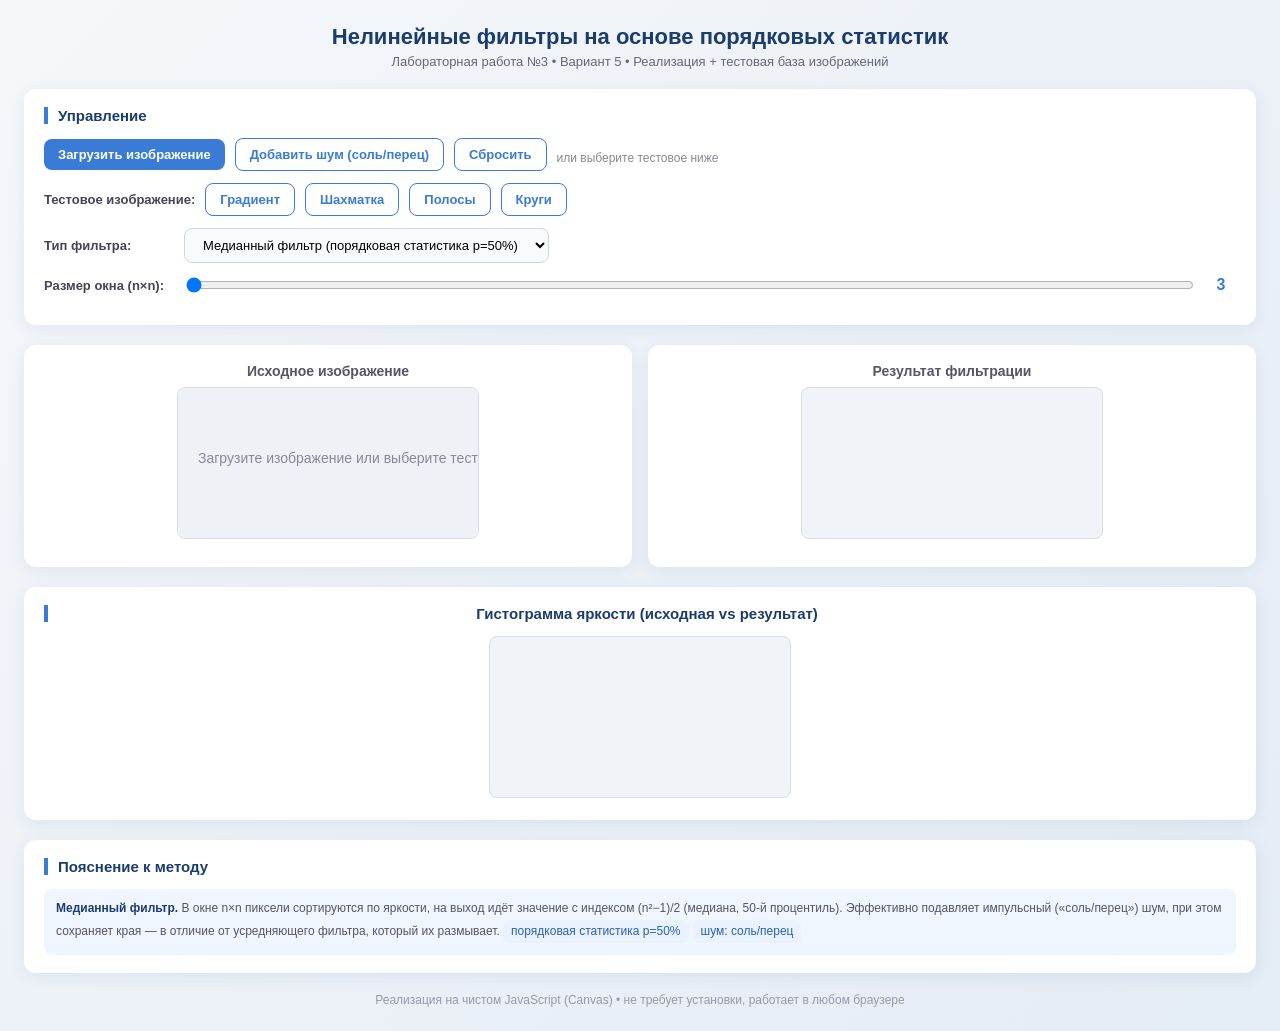
<file: lab3/order_statistic_filters lab3.html>
<!DOCTYPE html>
<html lang="ru">
<head>
<meta charset="UTF-8">
<meta name="viewport" content="width=device-width, initial-scale=1.0">
<title>Нелинейные фильтры на основе порядковых статистик — Лабораторная работа №3</title>
<style>
  * { box-sizing: border-box; }
  body {
    font-family: "Segoe UI", Tahoma, sans-serif;
    background: linear-gradient(135deg, #f5f7fa 0%, #e4ecf5 100%);
    margin: 0; padding: 24px; color: #233;
  }
  h1 { font-size: 22px; text-align: center; color: #1a3d6d; margin: 0 0 4px; }
  .sub { text-align: center; color: #667; font-size: 13px; margin-bottom: 20px; }
  .card {
    background: #fff; border-radius: 12px; padding: 18px 20px;
    box-shadow: 0 4px 18px rgba(30,60,110,.08); margin-bottom: 20px;
  }
  .card h2 { font-size: 15px; margin: 0 0 14px; color: #1a3d6d; border-left: 4px solid #3a7bd5; padding-left: 10px; }
  .row { display: flex; flex-wrap: wrap; gap: 10px; align-items: center; margin-bottom: 12px; }
  label { font-size: 13px; font-weight: 600; color: #445; min-width: 130px; }
  input[type=range] { flex: 1; min-width: 140px; }
  .val { display: inline-block; min-width: 30px; text-align: center; font-weight: 700; color: #3a7bd5; }
  select, button {
    font-family: inherit; font-size: 13px; border-radius: 8px;
    padding: 8px 14px; border: 1px solid #ccd6e4; background: #f8fafc; cursor: pointer;
  }
  button { background: #3a7bd5; color: #fff; border: none; font-weight: 600; transition: .15s; }
  button:hover { background: #2b62b0; }
  button.ghost { background: #fff; color: #3a7bd5; border: 1px solid #3a7bd5; }
  button.ghost:hover { background: #eaf2fd; }
  .grid2 { display: grid; grid-template-columns: 1fr 1fr; gap: 16px; }
  @media (max-width: 900px) { .grid2 { grid-template-columns: 1fr; } }
  .pane { text-align: center; }
  .pane h3 { font-size: 14px; color: #556; margin: 0 0 8px; }
  canvas {
    max-width: 100%; border: 1px solid #d5dee9; border-radius: 8px;
    background: #f0f3f7; image-rendering: pixelated;
  }
  .hint { font-size: 12px; color: #889; margin-top: 6px; }
  .note { font-size: 12px; color: #556; background: #f0f6ff; border-radius: 8px; padding: 10px 12px; line-height: 1.6; }
  .note b { color: #1a3d6d; }
  .badge { display:inline-block; background:#eaf2fd; color:#2b62b0; border-radius:6px; padding:2px 8px; font-size:12px; margin:2px 4px 2px 0; }
  .foot { text-align:center; font-size:12px; color:#99a; margin-top:8px; }
</style>
</head>
<body>
  <h1>Нелинейные фильтры на основе порядковых статистик</h1>
  <div class="sub">Лабораторная работа №3 • Вариант 5 • Реализация + тестовая база изображений</div>

  <!-- Панель управления -->
  <div class="card">
    <h2>Управление</h2>
    <div class="row">
      <button onclick="document.getElementById('file').click()">Загрузить изображение</button>
      <button class="ghost" onclick="addNoise()">Добавить шум (соль/перец)</button>
      <button class="ghost" onclick="resetImg()">Сбросить</button>
      <input type="file" id="file" accept="image/*" style="display:none" onchange="loadImg(event)">
      <span class="hint">или выберите тестовое ниже</span>
    </div>
    <div class="row">
      <label>Тестовое изображение:</label>
      <button class="ghost" onclick="makeTest('gradient')">Градиент</button>
      <button class="ghost" onclick="makeTest('checker')">Шахматка</button>
      <button class="ghost" onclick="makeTest('bars')">Полосы</button>
      <button class="ghost" onclick="makeTest('circle')">Круги</button>
    </div>
    <div class="row">
      <label>Тип фильтра:</label>
      <select id="filter" onchange="render()">
        <option value="median">Медианный фильтр (порядковая статистика p=50%)</option>
        <option value="max">Максимум (п=100%) — удаляет «перец»</option>
        <option value="min">Минимум (p=0%) — удаляет «соль»</option>
        <option value="midpoint">Серединный (max+min)/2</option>
        <option value="alphatrim">α-усечённое среднее</option>
      </select>
    </div>
    <div class="row">
      <label>Размер окна (n×n):</label>
      <input type="range" id="size" min="3" max="9" step="2" value="3" oninput="document.getElementById('sizeVal').textContent=this.value; render()">
      <span class="val" id="sizeVal">3</span>
    </div>
    <div class="row" id="alphaRow" style="display:none">
      <label>α (доля отбрасываемых):</label>
      <input type="range" id="alpha" min="0" max="0.45" step="0.05" value="0.2" oninput="document.getElementById('alphaVal').textContent=this.value; render()">
      <span class="val" id="alphaVal">0.2</span>
    </div>
  </div>

  <!-- Изображения -->
  <div class="grid2">
    <div class="card pane">
      <h3>Исходное изображение</h3>
      <canvas id="src"></canvas>
      <div class="hint" id="srcInfo"></div>
    </div>
    <div class="card pane">
      <h3>Результат фильтрации</h3>
      <canvas id="dst"></canvas>
      <div class="hint" id="dstInfo"></div>
    </div>
  </div>

  <!-- Гистограмма -->
  <div class="card pane">
    <h2>Гистограмма яркости (исходная vs результат)</h2>
    <canvas id="hist" height="160" style="max-width:100%"></canvas>
  </div>

  <!-- Пояснение -->
  <div class="card">
    <h2>Пояснение к методу</h2>
    <div class="note" id="explain"></div>
  </div>

  <div class="foot">Реализация на чистом JavaScript (Canvas) • не требует установки, работает в любом браузере</div>

<script>
let srcData = null, origData = null;
const sizeEl = document.getElementById('size'), alphaEl = document.getElementById('alpha');
const filterEl = document.getElementById('filter');

const EXPL = {
  median: `<b>Медианный фильтр.</b> В окне n×n пиксели сортируются по яркости, на выход идёт значение с индексом (n²−1)/2 (медиана, 50-й процентиль). 
    Эффективно подавляет импульсный («соль/перец») шум, при этом сохраняет края — в отличие от усредняющего фильтра, который их размывает.
    <div class="badge">порядковая статистика p=50%</div><div class="badge">шум: соль/перец</div>`,
  max: `<b>Фильтр максимума (порядковая статистика p=100%).</b> На выход — наибольшее значение в окне. 
    Удаляет тёмные выбросы («перец», pepper), но делает объекты светлее и толще.
    <div class="badge">порядковая статистика p=100%</div><div class="badge">шум: перец</div>`,
  min: `<b>Фильтр минимума (порядковая статистика p=0%).</b> На выход — наименьшее значение в окне. 
    Удаляет светлые выбросы («соль», salt), но делает объекты темнее и тоньше.
    <div class="badge">порядковая статистика p=0%</div><div class="badge">шум: соль</div>`,
  midpoint: `<b>Серединный фильтр.</b> На выход подаётся среднее арифметическое максимума и минимума в окне: (max+min)/2. 
    Работает лучше всего на изображениях с равномерным или гауссовым шумом.
    <div class="badge">(max+min)/2</div><div class="badge">шум: равномерный</div>`,
  alphatrim: `<b>α-усечённое среднее.</b> В окне сортируют значения, отбрасывают α·n² самых тёмных и столько же самых светлых, 
    оставшиеся усредняют. При α=0 совпадает с обычным средним, при α≈0.5 — с медианой. Эффективен при смешанном шуме.
    <div class="badge">отброс α·n² экстремумов</div><div class="badge">шум: смешанный</div>`
};

/* ---------- загрузка ---------- */
function loadImg(e) {
  const f = e.target.files[0]; if (!f) return;
  const r = new FileReader();
  r.onload = ev => setupFromImage(ev.target.result);
  r.readAsDataURL(f);
}
function setupFromImage(src) {
  const img = new Image();
  img.onload = () => {
    const c = document.getElementById('src');
    const w = img.width, h = img.height;
    c.width = w; c.height = h;
    const ctx = c.getContext('2d'); ctx.drawImage(img, 0, 0);
    srcData = ctx.getImageData(0, 0, w, h);
    origData = ctx.getImageData(0, 0, w, h);
    render();
  };
  img.src = src;
}

/* ---------- тестовые изображения ---------- */
function makeTest(kind) {
  const w = 256, h = 256, c = document.getElementById('src');
  c.width = w; c.height = h;
  const ctx = c.getContext('2d');
  const id = ctx.createImageData(w, h); const d = id.data;
  for (let y = 0; y < h; y++) for (let x = 0; x < w; x++) {
    let v = 128;
    if (kind === 'gradient') v = (x + y) / (w + h) * 255;
    if (kind === 'checker')  v = ((x >> 5) + (y >> 5)) % 2 ? 255 : 0;
    if (kind === 'bars')     v = (x % 32 < 16) ? 255 : 0;
    if (kind === 'circle')   v = ((x-128)*(x-128)+(y-128)*(y-128) < 4096) ? 200 : 40;
    const i = (y * w + x) * 4;
    d[i] = d[i+1] = d[i+2] = v; d[i+3] = 255;
  }
  ctx.putImageData(id, 0, 0);
  srcData = id; origData = ctx.getImageData(0, 0, w, h);
  addNoise(true);
}
function addNoise(silent) {
  if (!srcData) { alert('Сначала загрузите изображение!'); return; }
  const d = srcData.data, n = d.length / 4;
  const copy = new ImageData(new Uint8ClampedArray(d), srcData.width, srcData.height);
  for (let i = 0; i < n; i++) {
    const r = Math.random();
    if (r < 0.02) { copy.data[i*4] = copy.data[i*4+1] = copy.data[i*4+2] = 0; }      // перец
    else if (r < 0.04) { copy.data[i*4] = copy.data[i*4+1] = copy.data[i*4+2] = 255; } // соль
  }
  srcData = copy;
  const c = document.getElementById('src'), ctx = c.getContext('2d');
  ctx.putImageData(srcData, 0, 0);
  render();
}
function resetImg() {
  if (!origData) return;
  srcData = new ImageData(new Uint8ClampedArray(origData.data), origData.width, origData.height);
  const c = document.getElementById('src'), ctx = c.getContext('2d');
  ctx.putImageData(srcData, 0, 0); render();
}

/* ---------- фильтрация ---------- */
function getGray(id, x, y) {
  const i = (y * id.width + x) * 4;
  return 0.299*id.data[i] + 0.587*id.data[i+1] + 0.114*id.data[i+2];
}
function setGray(id, x, y, v) {
  const i = (y * id.width + x) * 4;
  id.data[i] = id.data[i+1] = id.data[i+2] = v;
}

function orderStat(id, n, type, alpha) {
  const out = new ImageData(id.width, id.height);
  const half = Math.floor(n / 2), area = n * n;
  const trim = Math.floor(alpha * area / 2);
  for (let y = 0; y < id.height; y++) for (let x = 0; x < id.width; x++) {
    const win = [];
    for (let j = -half; j <= half; j++) for (let i = -half; i <= half; i++) {
      const yy = Math.min(Math.max(y + j, 0), id.height - 1);
      const xx = Math.min(Math.max(x + i, 0), id.width - 1);
      win.push(getGray(id, xx, yy));
    }
    win.sort((a, b) => a - b);
    let v;
    if (type === 'median')      v = win[(area - 1) >> 1];
    else if (type === 'max')    v = win[area - 1];
    else if (type === 'min')    v = win[0];
    else if (type === 'midpoint') v = (win[0] + win[area - 1]) / 2;
    else if (type === 'alphatrim') {
      let s = 0;
      for (let k = trim; k < area - trim; k++) s += win[k];
      v = s / (area - 2 * trim);
    }
    setGray(out, x, y, v);
  }
  return out;
}

/* ---------- рендер ---------- */
function render() {
  document.getElementById('alphaRow').style.display = filterEl.value === 'alphatrim' ? 'flex' : 'none';
  document.getElementById('explain').innerHTML = EXPL[filterEl.value];

  const c = document.getElementById('src'), ctx = c.getContext('2d');
  if (!srcData) {
    // пустой холст-заглушка
    ctx.clearRect(0, 0, c.width, c.height);
    ctx.fillStyle = '#eef2f7'; ctx.fillRect(0, 0, c.width, c.height);
    ctx.fillStyle = '#889'; ctx.font = '14px sans-serif';
    ctx.fillText('Загрузите изображение или выберите тестовое', 20, c.height / 2);
    return;
  }
  const n = +sizeEl.value, t = filterEl.value, a = +alphaEl.value;
  const t0 = performance.now();
  const out = orderStat(srcData, n, t, a);
  const ms = (performance.now() - t0).toFixed(0);

  const dc = document.getElementById('dst'), dctx = dc.getContext('2d');
  dc.width = srcData.width; dc.height = srcData.height;
  dctx.putImageData(out, 0, 0);

  document.getElementById('srcInfo').textContent = `${srcData.width}×${srcData.height} px, grayscale`;
  document.getElementById('dstInfo').textContent = `окно ${n}×${n}, ${ms} мс`;
  drawHist(srcData, out);
}

/* ---------- гистограмма ---------- */
function histOf(id) {
  const h = new Array(256).fill(0), d = id.data;
  for (let i = 0; i < d.length; i += 4) h[d[i]]++;
  return h;
}
function drawHist(a, b) {
  const c = document.getElementById('hist');
  if (c.width !== c.clientWidth) c.width = c.clientWidth;
  const ctx = c.getContext('2d'), W = c.width, H = c.height, pad = 24;
  ctx.clearRect(0, 0, W, H);
  const ha = histOf(a), hb = histOf(b);
  const maxA = Math.max(...ha), maxB = Math.max(...hb);
  const sc = v => (v / Math.max(maxA, maxB)) * (H - pad - 6);
  // исходная — серая
  ctx.fillStyle = 'rgba(150,160,175,.55)';
  for (let i = 0; i < 256; i++) {
    const x = pad + i * (W - pad * 2) / 256;
    ctx.fillRect(x, H - pad - sc(ha[i]), (W - pad * 2) / 256 + 0.6, sc(ha[i]));
  }
  // результат — синяя
  ctx.fillStyle = 'rgba(58,123,213,.75)';
  for (let i = 0; i < 256; i++) {
    const x = pad + i * (W - pad * 2) / 256;
    ctx.fillRect(x, H - pad - sc(hb[i]), (W - pad * 2) / 256 + 0.6, sc(hb[i]));
  }
  // оси
  ctx.strokeStyle = '#99a'; ctx.lineWidth = 1;
  ctx.beginPath(); ctx.moveTo(pad, 4); ctx.lineTo(pad, H - pad); ctx.lineTo(W - pad, H - pad); ctx.stroke();
  ctx.fillStyle = '#667'; ctx.font = '11px sans-serif';
  ctx.fillText('0', pad - 4, H - pad + 14);
  ctx.fillText('255', W - pad - 18, H - pad + 14);
  ctx.fillText('плотность яркости', W / 2 - 40, 14);
  ctx.fillStyle = '#889';
  ctx.fillText('серый — исходное, синий — результат', W - pad - 210, H - 4);
}

filterEl.addEventListener('change', render);
window.addEventListener('resize', render);
render();
</script>
</body>
</html>
</file>
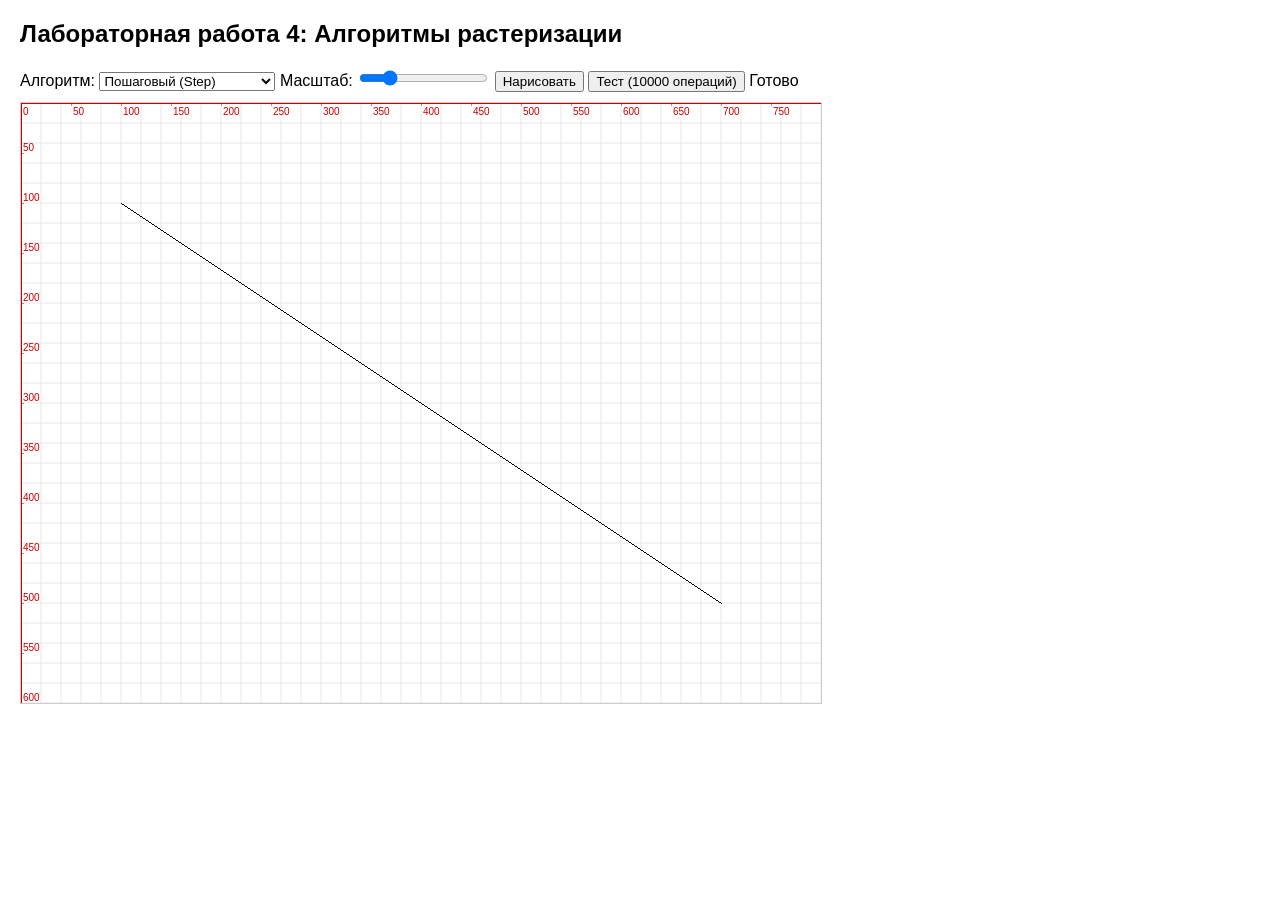
<file: lab4/!DOCTYPE.html>
<!DOCTYPE html>
<html lang="ru">
<head>
<meta charset="UTF-8">
<title>Графические алгоритмы (Лабораторная работа)</title>
<style>
  body { font-family: Arial; margin: 20px; }
  canvas { border: 1px solid #ccc; background: #fff; }
  .controls { margin-bottom: 10px; }
</style>
</head>
<body>

<h2>Лабораторная работа 4: Алгоритмы растеризации</h2>

<div class="controls">
  <label>Алгоритм:
    <select id="algoSelect">
      <option value="step">Пошаговый (Step)</option>
      <option value="dda">ЦДА (DDA)</option>
      <option value="bresenham">Брезенхем (Линия)</option>
      <option value="bresenhamCircle">Брезенхем (Окружность)</option>
      <option value="wu">Уу (Anti-aliasing)</option>
      <option value="castle">Касл-Питвея</option>
    </select>
  </label>
  <label>Масштаб: <input type="range" id="scale" min="0.5" max="3" step="0.1" value="1"></label>
  <button onclick="drawDemo()">Нарисовать</button>
  <button onclick="runBenchmark()">Тест (10000 операций)</button>
  <span id="status"></span>
</div>

<canvas id="canvas" width="800" height="600"></canvas>

<script>
// =====================================================================
// Шаг 1. Инициализация среды и виртуального растра
// =====================================================================
const canvas = document.getElementById('canvas');
const ctx = canvas.getContext('2d', { willReadFrequently: true });
const WIDTH = canvas.width;
const HEIGHT = canvas.height;

// Виртуальный растр для накопления результатов алгоритмов (Alpha канал)
let virtualGrid = new Float32Array(WIDTH * HEIGHT);

// Базовая функция установки пикселя (виртуальный растр)
function setPixel(x, y, alpha = 1.0) {
  x = Math.floor(x); y = Math.floor(y);
  if (x >= 0 && x < WIDTH && y >= 0 && y < HEIGHT) {
    // Для обычных алгоритмов перезаписываем, для Wu - накапливаем/ограничиваем
    virtualGrid[y * WIDTH + x] = Math.min(1.0, alpha + virtualGrid[y * WIDTH + x]);
  }
}

function clearGrid() {
  virtualGrid.fill(0);
  ctx.clearRect(0, 0, WIDTH, HEIGHT);
}

// =====================================================================
// Шаг 2. Алгоритмы растеризации
// =====================================================================

// --- 2.1 Пошаговый алгоритм ---
function drawStep(x0, y0, x1, y1) {
  let dx = x1 - x0, dy = y1 - y0;
  let steps = Math.max(Math.abs(dx), Math.abs(dy));
  if (steps === 0) { setPixel(x0, y0); return; }
  let xInc = dx / steps, yInc = dy / steps;
  let x = x0, y = y0;
  for (let i = 0; i <= steps; i++) {
    setPixel(Math.round(x), Math.round(y));
    x += xInc; y += yInc;
  }
}

// --- 2.2 ЦДА (DDA) ---
function drawDDA(x0, y0, x1, y1) {
  let dx = x1 - x0, dy = y1 - y0;
  let steps = Math.max(Math.abs(dx), Math.abs(dy));
  if (steps === 0) { setPixel(Math.round(x0), Math.round(y0)); return; }
  let xInc = dx / steps, yInc = dy / steps;
  let x = x0, y = y0;
  for (let i = 0; i <= steps; i++) {
    setPixel(Math.floor(x + 0.5), Math.floor(y + 0.5));
    x += xInc; y += yInc;
  }
}

// --- 2.3 Брезенхем (Линия) ---
function drawBresenham(x0, y0, x1, y1) {
  let dx = Math.abs(x1 - x0), dy = Math.abs(y1 - y0);
  let sx = x0 < x1 ? 1 : -1, sy = y0 < y1 ? 1 : -1;
  let err = dx - dy;
  while (true) {
    setPixel(x0, y0);
    if (x0 === x1 && y0 === y1) break;
    let e2 = 2 * err;
    if (e2 > -dy) { err -= dy; x0 += sx; }
    if (e2 < dx) { err += dx; y0 += sy; }
  }
}

// --- 2.4 Брезенхем (Окружность) - целочисленный, 8 симметричных точек ---
function drawBresenhamCircle(xc, yc, r) {
  if (r < 0) r = 0;
  let x = 0, y = r;
  let d = 3 - 2 * r; // начальный дискриминант
  const plot = () => {
    setPixel(xc + x, yc + y); setPixel(xc - x, yc + y);
    setPixel(xc + x, yc - y); setPixel(xc - x, yc - y);
    setPixel(xc + y, yc + x); setPixel(xc - y, yc + x);
    setPixel(xc + y, yc - x); setPixel(xc - y, yc - x);
  };
  while (y >= x) {
    plot();
    if (d > 0) { d += 4 * (x - y) + 10; y--; } 
    else       { d += 4 * x + 6; }
    x++;
  }
}

// --- 2.5 Уу (Wu's Anti-aliasing) - честный расчёт Alpha ---
function drawWu(x0, y0, x1, y1) {
  let dx = x1 - x0, dy = y1 - y0;
  const adx = Math.abs(dx), ady = Math.abs(dy);
  
  // Защита от вертикальных линий (деление на ноль)
  if (adx === 0 && ady === 0) { setPixel(x0, y0, 1); return; }
  if (adx === 0) { 
    // Обработка строго вертикальных линий для Wu
    let sy = y0 < y1 ? 1 : -1;
    for (let y = y0; sy > 0 ? y <= y1 : y >= y1; y += sy) setPixel(x0, y, 1);
    return;
  }

  const steep = ady > adx;
  if (steep) { [x0, y0] = [y0, x0]; [x1, y1] = [y1, x1]; dx = x1 - x0; dy = y1 - y0; }
  if (x0 > x1) { [x0, x1] = [x1, x0]; [y0, y1] = [y1, y0]; dx = x1 - x0; dy = y1 - y0; }
  
  const gradient = dy / dx;
  const rfpart = v => 1 - (v - Math.floor(v));
  const ipart = v => Math.floor(v);
  
  // Начальная точка
  let xEnd = Math.round(x0), yEnd = y0 + gradient * (xEnd - x0);
  let xGap = rfpart(x0 + 0.5);
  let x = xEnd, yf = yEnd;
  if (steep) {
    setPixel(yf | 0, x, rfpart(yEnd) * xGap);
    setPixel(yf | 0 + 1, x, (1 - rfpart(yEnd)) * xGap);
  } else {
    setPixel(x, yf | 0, rfpart(yEnd) * xGap);
    setPixel(x, yf | 0 + 1, (1 - rfpart(yEnd)) * xGap);
  }
  
  // Конечная точка
  let xEnd2 = Math.round(x1), yEnd2 = y1 + gradient * (xEnd2 - x1);
  xGap = rfpart(x1 + 0.5);
  if (steep) {
    setPixel(yEnd2 | 0, xEnd2, rfpart(yEnd2) * xGap);
    setPixel(yEnd2 | 0 + 1, xEnd2, (1 - rfpart(yEnd2)) * xGap);
  } else {
    setPixel(xEnd2, yEnd2 | 0, rfpart(yEnd2) * xGap);
    setPixel(xEnd2, yEnd2 | 0 + 1, (1 - rfpart(yEnd2)) * xGap);
  }
  
  // Основной цикл
  yf += gradient;
  while (++x < xEnd2) {
    const yp = yf | 0;
    const frc = yf - yp;
    if (steep) {
      setPixel(yp, x, 1 - frc);
      setPixel(yp + 1, x, frc);
    } else {
      setPixel(x, yp, 1 - frc);
      setPixel(x, yp + 1, frc);
    }
    yf += gradient;
  }
}

// --- 2.6 Касл-Питвея (Castle-Pitway) - целочисленный алгоритм кривых ---
function drawCastle(x0, y0, x1, y1, x2, y2) {
  const N = Math.max(Math.abs(x2 - x0), Math.abs(y2 - y0), Math.abs(x1 - x0), Math.abs(y1 - y0)) || 1;
  const ax = x0 - 2 * x1 + x2, bx = 2 * (x1 - x0), cx = x0;
  const ay = y0 - 2 * y1 + y2, by = 2 * (y1 - y0), cy = y0;
  const N2 = N * N;
  let prevX = -9999, prevY = -9999;
  for (let k = 0; k <= N; k++) {
    const Xk = ((ax * k * k + bx * N * k + cx * N2) / N2) | 0;
    const Yk = ((ay * k * k + by * N * k + cy * N2) / N2) | 0;
    if (k === 0 || Xk !== prevX || Yk !== prevY) {
      setPixel(Xk, Yk);
      prevX = Xk; prevY = Yk;
    }
  }
}

// =====================================================================
// Шаг 3. Рендеринг UI (после работы алгоритма — изоляция соблюдена)
// =====================================================================
function renderUI() {
  const scale = parseFloat(document.getElementById('scale').value) || 1;
  ctx.setTransform(1, 0, 0, 1, 0, 0);
  ctx.clearRect(0, 0, WIDTH, HEIGHT);
  ctx.setTransform(scale, 0, 0, scale, 0, 0);

  // 3.1 Сетка
  ctx.strokeStyle = '#e8e8e8';
  ctx.lineWidth = 1 / scale;
  ctx.beginPath();
  for (let x = 0; x <= WIDTH; x += 20) { ctx.moveTo(x, 0); ctx.lineTo(x, HEIGHT); }
  for (let y = 0; y <= HEIGHT; y += 20) { ctx.moveTo(0, y); ctx.lineTo(WIDTH, y); }
  ctx.stroke();

  // 3.2 Оси координат
  ctx.strokeStyle = '#c00';
  ctx.lineWidth = 2 / scale;
  ctx.beginPath();
  ctx.moveTo(0, 0); ctx.lineTo(WIDTH, 0);
  ctx.moveTo(0, 0); ctx.lineTo(0, HEIGHT);
  ctx.stroke();

  // 3.3 Подписи координат
  ctx.fillStyle = '#c00';
  ctx.font = Math.round(10 / scale) + 'px Arial';
  for (let x = 0; x <= WIDTH; x += 50) {
    ctx.fillText(x, x + 2 / scale, 12 / scale);
    ctx.fillRect(x, -3 / scale, 0.5 / scale, 6 / scale);
  }
  for (let y = 0; y <= HEIGHT; y += 50) {
    ctx.fillText(y, 2 / scale, y - 2 / scale);
    ctx.fillRect(-3 / scale, y, 6 / scale, 0.5 / scale);
  }

  // 3.4 Пиксели виртуального растра (наложение Alpha)
  const imgData = ctx.getImageData(0, 0, WIDTH, HEIGHT);
  const data = imgData.data;
  for (let y = 0; y < HEIGHT; y++) {
    for (let x = 0; x < WIDTH; x++) {
      const a = virtualGrid[y * WIDTH + x];
      if (a > 0) {
        const i = (y * WIDTH + x) * 4;
        data[i]     = data[i]     * (1 - a) + 0   * a; // R
        data[i + 1] = data[i + 1] * (1 - a) + 0   * a; // G
        data[i + 2] = data[i + 2] * (1 - a) + 0   * a; // B
        data[i + 3] = 255;
      }
    }
  }
  ctx.putImageData(imgData, 0, 0);
}

// =====================================================================
// Шаг 4. Управление
// =====================================================================
function drawDemo() {
  clearGrid();
  const algo = document.getElementById('algoSelect').value;
  if (algo === 'step')           drawStep(100, 100, 700, 500);
  else if (algo === 'dda')      drawDDA(100, 100, 700, 500);
  else if (algo === 'bresenham')drawBresenham(100, 100, 700, 500);
  else if (algo === 'bresenhamCircle') drawBresenhamCircle(400, 300, 150);
  else if (algo === 'wu')       drawWu(100, 100, 700, 500);
  else if (algo === 'castle')   drawCastle(100, 500, 400, 100, 700, 500);
  renderUI();
  document.getElementById('status').innerText = 'Готово';
}

// =====================================================================
// Шаг 5. Бенчмарк (стресс-тест) — замер ТОЛЬКО "чистого" виртуального растра
// =====================================================================
function runBenchmark() {
  clearGrid();
  const status = document.getElementById('status');
  status.innerText = 'Тестирование...';

  setTimeout(() => {
    const t0 = performance.now();

    for (let i = 0; i < 20000; i++) {
      const x0 = Math.floor(Math.random() * WIDTH), y0 = Math.floor(Math.random() * HEIGHT);
      const x1 = Math.floor(Math.random() * WIDTH), y1 = Math.floor(Math.random() * HEIGHT);
      drawBresenham(x0, y0, x1, y1);
      if (i % 2 === 0) drawWu(x0, y0, x1, y1);
      if (i % 5 === 0) drawDDA(x0, y0, x1, y1);
      if (i % 7 === 0) drawStep(x0, y0, x1, y1);
    }
    for (let i = 0; i < 10000; i++) {
      const xc = Math.floor(Math.random() * WIDTH), yc = Math.floor(Math.random() * HEIGHT);
      const r = Math.floor(Math.random() * 50) + 1;
      drawBresenhamCircle(xc, yc, r);
    }
    for (let i = 0; i < 5000; i++) {
      const x0 = Math.floor(Math.random() * WIDTH), y0 = Math.floor(Math.random() * HEIGHT);
      const x2 = Math.floor(Math.random() * WIDTH), y2 = Math.floor(Math.random() * HEIGHT);
      drawCastle(x0, y0, (x0+x2)/2, Math.random()*HEIGHT, x2, y2);
    }

    const t1 = performance.now();

    // UI рендерим ПОСЛЕ замера
    renderUI();
    status.innerText = `Бенчмарк завершен за ${(t1 - t0).toFixed(2)} мс (без учёта UI)`;
  }, 50);
}

// Инициализация
document.getElementById('algoSelect').addEventListener('change', drawDemo);
document.getElementById('scale').addEventListener('input', renderUI);
drawDemo();
</script>
</body>
</html>
</file>
<file: lab5/clip-lab/clip-lab/css/style.css>
/* ============================
   Основные переменные и сброс
   ============================ */
:root {
    --bg-dark: #1a1a2e;
    --bg-panel: #16213e;
    --bg-canvas: #0f3460;
    --accent: #e94560;
    --accent-hover: #ff6b81;
    --text: #eaeaea;
    --text-dim: #a0a0c0;
    --border: #2a2a5a;
    --line-color: #4fc3f7;
    --window-color: #ffd54f;
    --clip-color: #69f0ae;
    --poly-color: #ce93d8;
    --grid-color: #1e3a5f;
    --aabb-color: #ff8a65;
    --shadow: 0 4px 20px rgba(0, 0, 0, 0.4);
    --radius: 8px;
    --transition: all 0.2s ease;
}

* {
    margin: 0;
    padding: 0;
    box-sizing: border-box;
}

body {
    font-family: 'Segoe UI', 'Helvetica Neue', Arial, sans-serif;
    background: var(--bg-dark);
    color: var(--text);
    overflow: hidden;
    height: 100vh;
    display: flex;
}

/* ============================
   Layout
   ============================ */
#app {
    display: flex;
    flex-direction: column;
    width: 100%;
    height: 100vh;
}

#header {
    background: linear-gradient(135deg, var(--bg-panel), var(--bg-dark));
    padding: 8px 20px;
    border-bottom: 2px solid var(--border);
    display: flex;
    align-items: center;
    justify-content: space-between;
    min-height: 50px;
}

#header h1 {
    font-size: 16px;
    font-weight: 600;
    color: var(--accent);
    letter-spacing: 0.5px;
}

#stats-bar {
    display: flex;
    gap: 20px;
    font-size: 12px;
    color: var(--text-dim);
    font-family: 'Courier New', monospace;
}

#stats-bar span {
    background: rgba(0, 0, 0, 0.3);
    padding: 4px 10px;
    border-radius: 4px;
}

/* ============================
   Toolbar
   ============================ */
#toolbar {
    display: flex;
    align-items: center;
    gap: 16px;
    padding: 6px 16px;
    background: var(--bg-panel);
    border-bottom: 1px solid var(--border);
    flex-wrap: wrap;
    min-height: 48px;
}

.tool-group {
    display: flex;
    align-items: center;
    gap: 6px;
    padding: 0 10px;
    border-right: 1px solid var(--border);
}

.tool-group:last-child {
    border-right: none;
}

.tool-label {
    font-size: 11px;
    color: var(--text-dim);
    text-transform: uppercase;
    letter-spacing: 0.5px;
    margin-right: 4px;
}

/* ============================
   Buttons & Inputs
   ============================ */
.btn {
    background: var(--bg-dark);
    color: var(--text);
    border: 1px solid var(--border);
    padding: 6px 14px;
    border-radius: var(--radius);
    cursor: pointer;
    font-size: 13px;
    transition: var(--transition);
    white-space: nowrap;
}

.btn:hover {
    background: var(--accent);
    border-color: var(--accent);
    transform: translateY(-1px);
    box-shadow: var(--shadow);
}

.btn:active {
    transform: translateY(0);
}

.btn-primary {
    background: var(--accent);
    border-color: var(--accent);
    font-weight: 600;
}

.btn-primary:hover {
    background: var(--accent-hover);
    border-color: var(--accent-hover);
}

.btn-small {
    background: var(--bg-dark);
    color: var(--text);
    border: 1px solid var(--border);
    padding: 4px 8px;
    border-radius: 4px;
    cursor: pointer;
    font-size: 12px;
    transition: var(--transition);
}

.btn-small:hover {
    background: var(--accent);
    border-color: var(--accent);
}

.btn-small.full-width {
    width: 100%;
    margin: 4px 0;
    text-align: left;
}

.select-input {
    background: var(--bg-dark);
    color: var(--text);
    border: 1px solid var(--border);
    padding: 5px 10px;
    border-radius: var(--radius);
    font-size: 13px;
    cursor: pointer;
    outline: none;
}

.select-input:focus {
    border-color: var(--accent);
}

.checkbox-label {
    font-size: 12px;
    color: var(--text-dim);
    display: flex;
    align-items: center;
    gap: 4px;
    cursor: pointer;
    white-space: nowrap;
}

.checkbox-label input[type="checkbox"] {
    accent-color: var(--accent);
}

/* Tool buttons */
.tool-btn.active {
    background: var(--accent);
    border-color: var(--accent);
    box-shadow: 0 0 10px rgba(233, 69, 96, 0.4);
}

/* ============================
   Workspace
   ============================ */
#workspace {
    display: flex;
    flex: 1;
    overflow: hidden;
}

/* Left Panel */
#left-panel, #right-panel {
    width: 260px;
    background: var(--bg-panel);
    display: flex;
    flex-direction: column;
    border-right: 1px solid var(--border);
}

#right-panel {
    border-right: none;
    border-left: 1px solid var(--border);
}

.panel-tabs {
    display: flex;
    border-bottom: 1px solid var(--border);
}

.panel-tab {
    flex: 1;
    padding: 10px 8px;
    background: transparent;
    color: var(--text-dim);
    border: none;
    cursor: pointer;
    font-size: 13px;
    transition: var(--transition);
    border-bottom: 2px solid transparent;
}

.panel-tab:hover {
    color: var(--text);
    background: rgba(255, 255, 255, 0.03);
}

.panel-tab.active {
    color: var(--accent);
    border-bottom-color: var(--accent);
    background: rgba(233, 69, 96, 0.05);
}

.panel-content {
    flex: 1;
    overflow-y: auto;
    padding: 12px;
}

.panel-content.hidden {
    display: none;
}

.panel-header {
    display: flex;
    justify-content: space-between;
    align-items: center;
    margin-bottom: 8px;
    font-size: 12px;
    color: var(--text-dim);
}

/* Item list */
.item-list {
    max-height: calc(100vh - 250px);
    overflow-y: auto;
}

.line-item, .poly-item {
    background: var(--bg-dark);
    border: 1px solid var(--border);
    border-radius: var(--radius);
    padding: 8px 10px;
    margin-bottom: 6px;
    font-size: 12px;
    font-family: 'Courier New', monospace;
    display: flex;
    justify-content: space-between;
    align-items: center;
    transition: var(--transition);
    cursor: pointer;
}

.line-item:hover, .poly-item:hover {
    border-color: var(--accent);
}

.line-item.selected, .poly-item.selected {
    border-color: var(--accent);
    background: rgba(233, 69, 96, 0.1);
}

.line-color-dot {
    width: 12px;
    height: 12px;
    border-radius: 50%;
    margin-right: 8px;
    display: inline-block;
}

.line-item-left {
    display: flex;
    align-items: center;
}

.delete-btn {
    background: none;
    border: none;
    color: var(--text-dim);
    cursor: pointer;
    font-size: 14px;
    padding: 2px 6px;
    border-radius: 3px;
    transition: var(--transition);
}

.delete-btn:hover {
    color: var(--accent);
    background: rgba(233, 69, 96, 0.2);
}

/* Test sections */
.test-section {
    margin-bottom: 16px;
}

.test-section h4 {
    font-size: 12px;
    color: var(--text-dim);
    text-transform: uppercase;
    margin-bottom: 8px;
    letter-spacing: 0.5px;
}

/* Canvas */
#canvas-container {
    flex: 1;
    position: relative;
    background: var(--bg-canvas);
    overflow: hidden;
}

#main-canvas {
    display: block;
    width: 100%;
    height: 100%;
    cursor: crosshair;
}

#main-canvas.tool-pan {
    cursor: grab;
}

#main-canvas.tool-pan:active {
    cursor: grabbing;
}

.overlay-info {
    position: absolute;
    top: 12px;
    left: 12px;
    background: rgba(0, 0, 0, 0.7);
    border: 1px solid var(--border);
    border-radius: var(--radius);
    padding: 8px 12px;
    font-size: 12px;
    font-family: 'Courier New', monospace;
    color: var(--window-color);
    pointer-events: none;
}

/* Right panel content */
#results-content, #log-content {
    font-size: 12px;
}

.result-item {
    background: var(--bg-dark);
    border: 1px solid var(--border);
    border-radius: var(--radius);
    padding: 8px 10px;
    margin-bottom: 6px;
}

.result-item h4 {
    color: var(--clip-color);
    margin-bottom: 4px;
    font-size: 12px;
}

.result-item pre {
    font-family: 'Courier New', monospace;
    font-size: 11px;
    color: var(--text-dim);
    white-space: pre-wrap;
    word-break: break-all;
}

.hint {
    color: var(--text-dim);
    font-size: 12px;
    font-style: italic;
}

/* Log */
.log-entry {
    padding: 4px 0;
    border-bottom: 1px solid var(--border);
    font-size: 11px;
    font-family: 'Courier New', monospace;
}

.log-entry.error { color: var(--accent); }
.log-entry.success { color: var(--clip-color); }
.log-entry.info { color: var(--text-dim); }

/* Docs */
.docs-content h3 {
    color: var(--accent);
    font-size: 14px;
    margin: 12px 0 6px;
}

.docs-content p {
    font-size: 12px;
    line-height: 1.6;
    color: var(--text-dim);
    margin-bottom: 8px;
}

/* ============================
   Status Bar
   ============================ */
#statusbar {
    background: var(--bg-panel);
    border-top: 1px solid var(--border);
    padding: 4px 16px;
    display: flex;
    gap: 24px;
    font-size: 11px;
    color: var(--text-dim);
    min-height: 28px;
    align-items: center;
}

#status-message {
    margin-left: auto;
    color: var(--clip-color);
}

/* ============================
   Modals
   ============================ */
.modal {
    position: fixed;
    top: 0;
    left: 0;
    width: 100%;
    height: 100%;
    background: rgba(0, 0, 0, 0.7);
    display: flex;
    align-items: center;
    justify-content: center;
    z-index: 1000;
}

.modal.hidden {
    display: none;
}

.modal-content {
    background: var(--bg-panel);
    border: 1px solid var(--border);
    border-radius: 12px;
    padding: 24px;
    max-width: 600px;
    max-height: 80vh;
    overflow-y: auto;
    box-shadow: var(--shadow);
    position: relative;
}

.modal-content h2 {
    color: var(--accent);
    margin-bottom: 16px;
    font-size: 18px;
}

.modal-close {
    position: absolute;
    top: 12px;
    right: 16px;
    font-size: 24px;
    cursor: pointer;
    color: var(--text-dim);
    transition: var(--transition);
}

.modal-close:hover {
    color: var(--accent);
}

.form-row {
    display: flex;
    gap: 12px;
    margin-bottom: 12px;
}

.form-row label {
    display: flex;
    align-items: center;
    gap: 6px;
    font-size: 13px;
}

.form-row input {
    background: var(--bg-dark);
    border: 1px solid var(--border);
    border-radius: 4px;
    padding: 6px 10px;
    color: var(--text);
    font-size: 13px;
    width: 100px;
}

#poly-vertices {
    width: 100%;
    background: var(--bg-dark);
    border: 1px solid var(--border);
    border-radius: var(--radius);
    padding: 10px;
    color: var(--text);
    font-size: 13px;
    font-family: 'Courier New', monospace;
    resize: vertical;
}

#stats-body {
    font-size: 13px;
    line-height: 1.8;
}

#stats-body table {
    width: 100%;
    border-collapse: collapse;
    margin: 12px 0;
}

#stats-body th, #stats-body td {
    border: 1px solid var(--border);
    padding: 6px 10px;
    text-align: left;
    font-size: 12px;
}

#stats-body th {
    background: var(--bg-dark);
    color: var(--accent);
}

#stats-body .chart-container {
    margin: 16px 0;
    padding: 16px;
    background: var(--bg-dark);
    border-radius: var(--radius);
    border: 1px solid var(--border);
}

#stats-body canvas {
    width: 100%;
    max-height: 200px;
}

/* Scrollbar */
::-webkit-scrollbar {
    width: 8px;
}

::-webkit-scrollbar-track {
    background: var(--bg-dark);
}

::-webkit-scrollbar-thumb {
    background: var(--border);
    border-radius: 4px;
}

::-webkit-scrollbar-thumb:hover {
    background: var(--accent);
}
</file>
